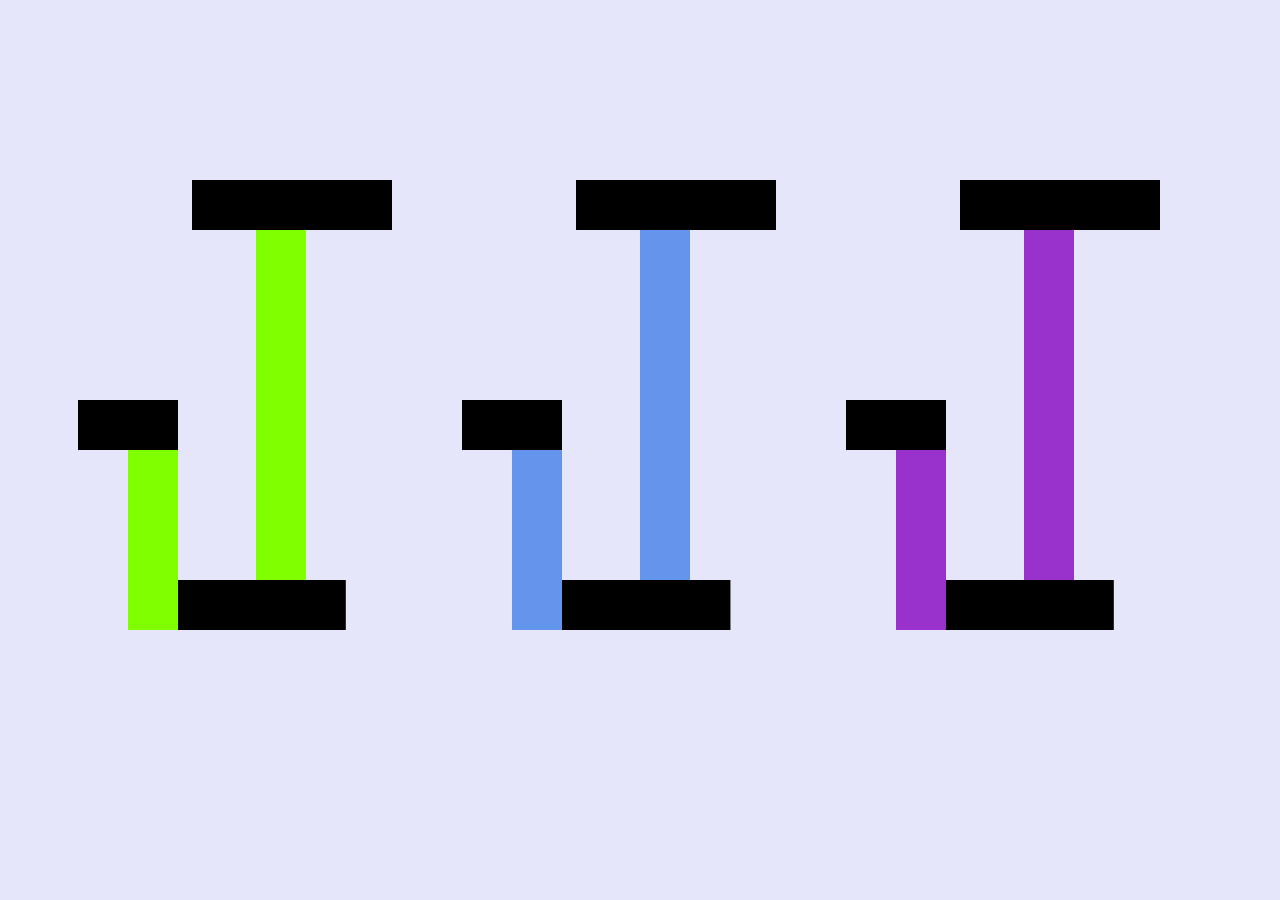
<file: e5-cssletterforms/index.html>
<!DOCTYPE html>
<html>
<head>
  <meta charset="utf-8"><!--charset: character encoding capable of encoding all characters on the web  -->
        <meta http-equiv="X-UA-Compatible" content="IE=edge,chrome=1"><!--for browser compatibility: choose rendering engine to view the page in an correct view (for old ver. IE)  -->
        <title> Exercise 5:CSS Letterforms </title><!--declaring the title, or name, of the HTML document. displayed in the browser's title bar-->
        <meta name="description" content=""><!--keywords/snippet for search engines-->
        <meta name="viewport" content="width=device-width"><!--the browser will (probably) render the width of the page at the width of its own screen -->

<style type="text/css">

  body{
  background-color: lavender;
  }
  .j-stem{
  position: absolute;
  top: 20%;
  left: 20%;
  height: 400px;
  width: 50px;
  background-color: chartreuse;
  }

  .top-j{
    position: absolute;
    top: 20%;
    left: 15%;
    height: 50px;
    width: 200px;
    background-color: black;
  }

  .bottom-j{
    position: absolute;
    bottom: 30%;
    left: 10%;
    height: 50px;
    width: 242px;
    background-color:black;
    transform: translateX(-60px);
    transform: scaleX(.8);
  }

  .j-curve{
    position: absolute;
    bottom: 30%;
    left: 10%;
    height: 200px;
    width: 50px;
    background-color: chartreuse;
  }

  .j-curve-left{
    position: absolute;
    bottom: 50%;
    left: 10%;
    height: 50px;
    width: 100px;
    background-color: black;
    transform: translateX(-50px);
  }

  .j-stem-2{
    position: absolute;
    top: 20%;
    left: 50%;
    height: 400px;
    width: 50px;
    background-color: cornflowerblue;
  }

  .top-j-2{
    position: absolute;
    top: 20%;
    left: 45%;
    height: 50px;
    width: 200px;
    background-color: black;
  }

  .bottom-j-2{
    position: absolute;
    bottom: 30%;
    left: 40%;
    height: 50px;
    width: 257px;
    background-color:black;
    transform: translateX(-60px);
    transform: scaleX(.7);
  }

  .j-curve-2{
    position: absolute;
    bottom: 30%;
    left: 40%;
    height: 200px;
    width: 50px;
    background-color: cornflowerblue;
  }

  .j-curve-left-2{
    position: absolute;
    bottom: 50%;
    left: 40%;
    height: 50px;
    width: 100px;
    background-color: black;
    transform: translateX(-50px);
  }

  .j-stem-3{
    position: absolute;
    top: 20%;
    left: 80%;
    height: 400px;
    width: 50px;
    background-color: darkorchid;
  }

  .top-j-3{
    position: absolute;
    top: 20%;
    left: 75%;
    height: 50px;
    width: 200px;
    background-color: black;
  }

  .bottom-j-3{
    position: absolute;
    bottom: 30%;
    left: 70%;
    height: 50px;
    width: 242px;
    background-color:black;
    transform: translateX(-60px);
    transform: scaleX(.8);
  }

  .j-curve-3{
    position: absolute;
    bottom: 30%;
    left: 70%;
    height: 200px;
    width: 50px;
    background-color: darkorchid;
  }

  .j-curve-left-3{
    position: absolute;
    bottom: 50%;
    left: 70%;
    height: 50px;
    width: 100px;
    background-color: black;
    transform: translateX(-50px);
  }
  </style>
</head>


<body>
  <div class= "j-stem">
  </div>
  <div class="top-j">
  </div>
  <div class="bottom-j">
  </div>
  <div class="j-curve">
  </div>
  <div class="j-curve-left">
  </div>

  <div class= "j-stem-2">
  </div>
  <div class="top-j-2">
  </div>
  <div class="bottom-j-2">
  </div>
  <div class="j-curve-2">
  </div>
  <div class="j-curve-left-2">
  </div>

  <div class= "j-stem-3">
  </div>
  <div class="top-j-3">
  </div>
  <div class="bottom-j-3">
  </div>
  <div class="j-curve-3">
  </div>
  <div class="j-curve-left-3">
  </div>

</body>
</html>
</file>
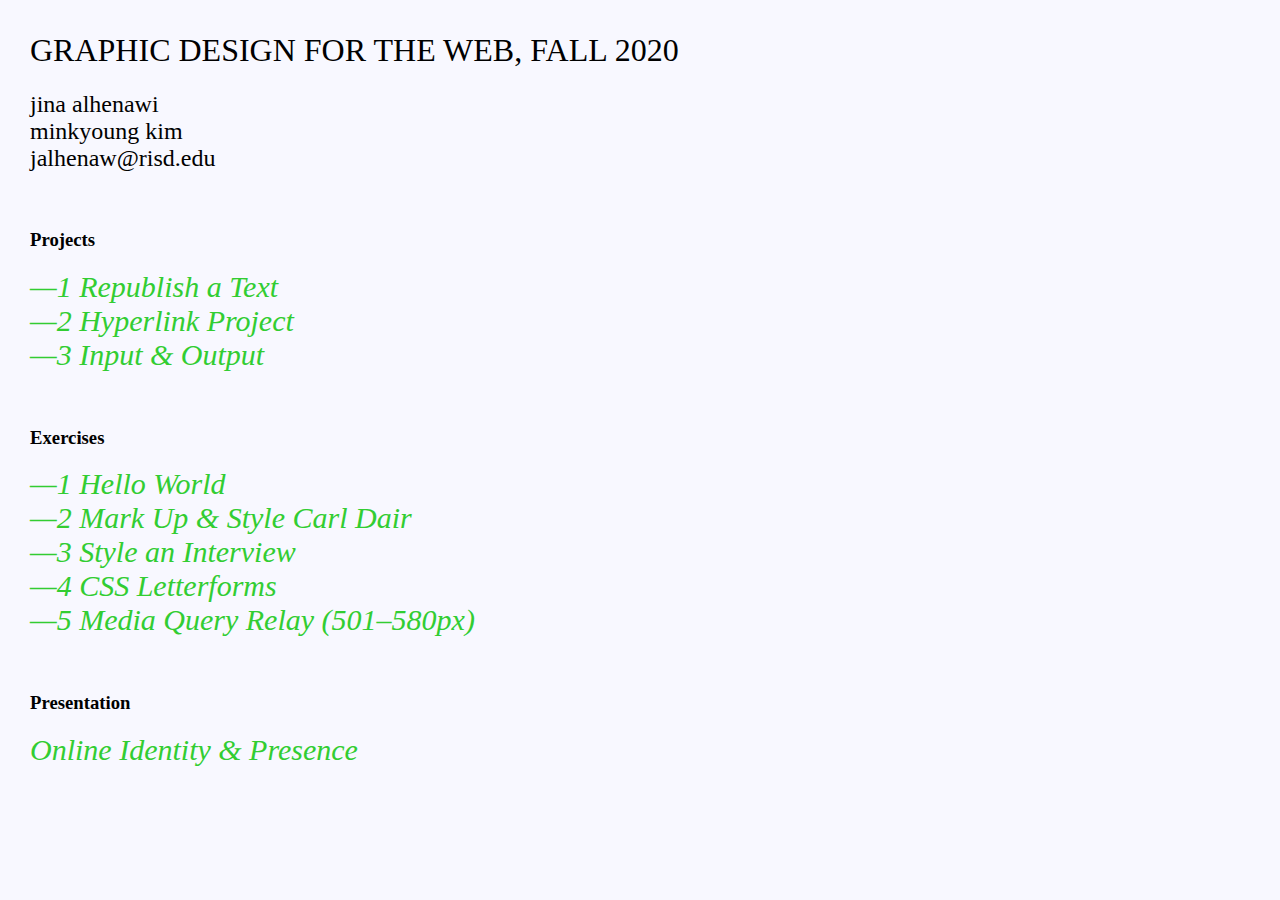
<file: final landing page/index.html>
<!DOCTYPE html>
<html>
<head>
  <meta charset="utf-8"><!--charset: character encoding capable of encoding all characters on the web  -->
        <meta http-equiv="X-UA-Compatible" content="IE=edge,chrome=1"><!--for browser compatibility: choose rendering engine to view the page in an correct view (for old ver. IE)  -->
          <title>GDFW 2020_JA</title><!--declaring the title, or name, of the HTML document. displayed in the browser's title bar-->
        <meta name="description" content=""><!--keywords/snippet for search engines-->
        <meta name="viewport" content="width=device-width"><!--the browser will (probably) render the width of the page at the width of its own screen -->
        <link href="final.css" type="text/css" rel="stylesheet">
<h1> GRAPHIC DESIGN FOR THE WEB, FALL 2020</h1>
<h2>jina alhenawi<br>minkyoung kim<br>jalhenaw@risd.edu</h2>
<br>
<h3>Projects</h3>
<a href="https://providence.craigslist.org/bks/d/providence-be-kind-one-to-another/7240303270.html" target="_blank">—1 Republish a Text</a>
<br>
<a href="https://jalhenaw.github.io/Hyperlink%20Project/index.html" target="_blank">—2 Hyperlink Project</a>
<br>
<a href="https://jalhenaw.github.io/Input-Output/index.html" target="_blank">—3 Input & Output</a>
<br>
<br>
<br>
<h3>Exercises</h3>
<a href="https://jalhenaw.github.io/index.html" target="_blank">—1 Hello World</a>
<br>
<a href="https://jalhenaw.github.io/2-carldair/carldair.html" target="_blank">—2 Mark Up & Style Carl Dair</a>
<br>
<a href="https://jalhenaw.github.io/3-interview/interview.html" target="_blank">—3 Style an Interview</a>
<br>
<a href="https://jalhenaw.github.io/e5-cssletterforms/index.html" target="_blank">—4 CSS Letterforms</a>
<br>
<a href="https://jalhenaw.github.io/media%20query/media-query.html" target="_blank">—5 Media Query Relay (501–580px)</a>
<br>
<br>
<br>
<h3>Presentation</h3>
<a href="https://docs.google.com/presentation/d/12sSTtm3MzZzASCUugK5m9NHHzIQ9y-JABbFoDR5IE1w/edit?usp=sharing" target="_blank"> Online Identity & Presence</a>
</head>
</html>
</file>
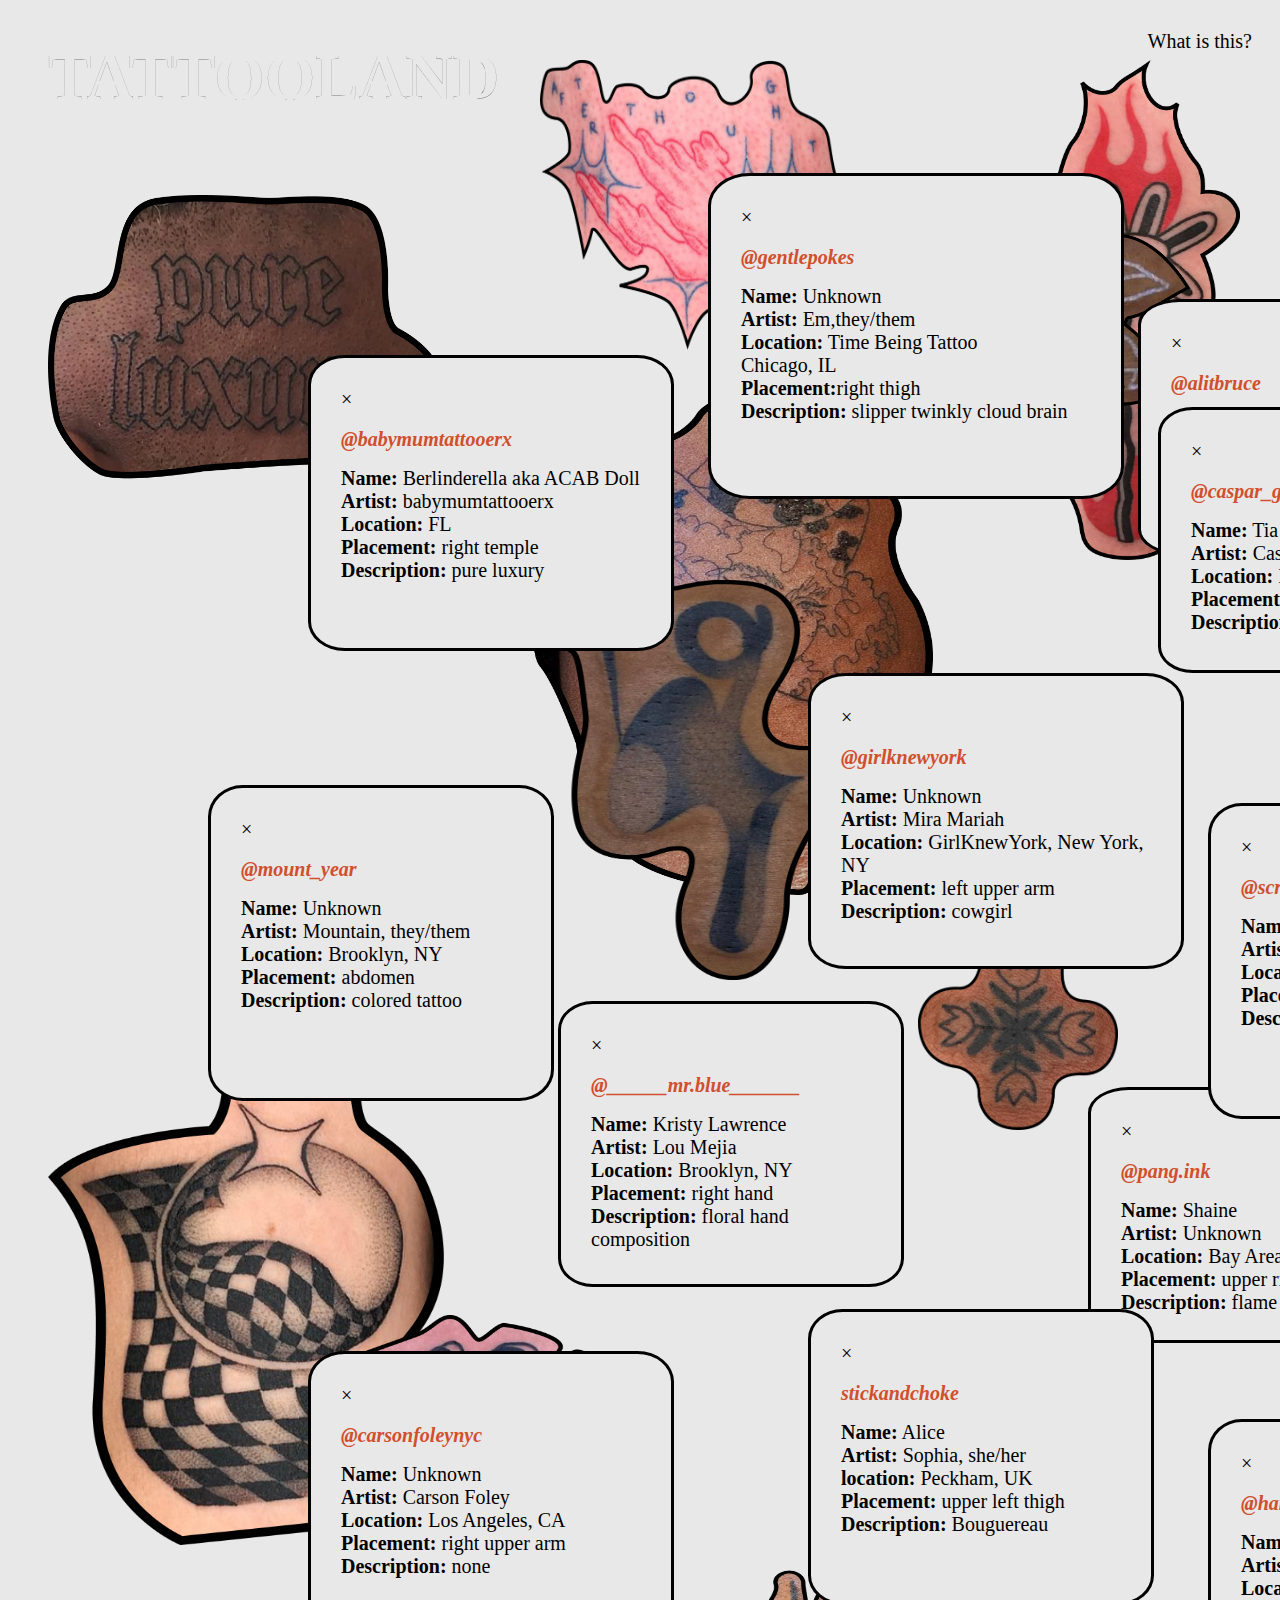
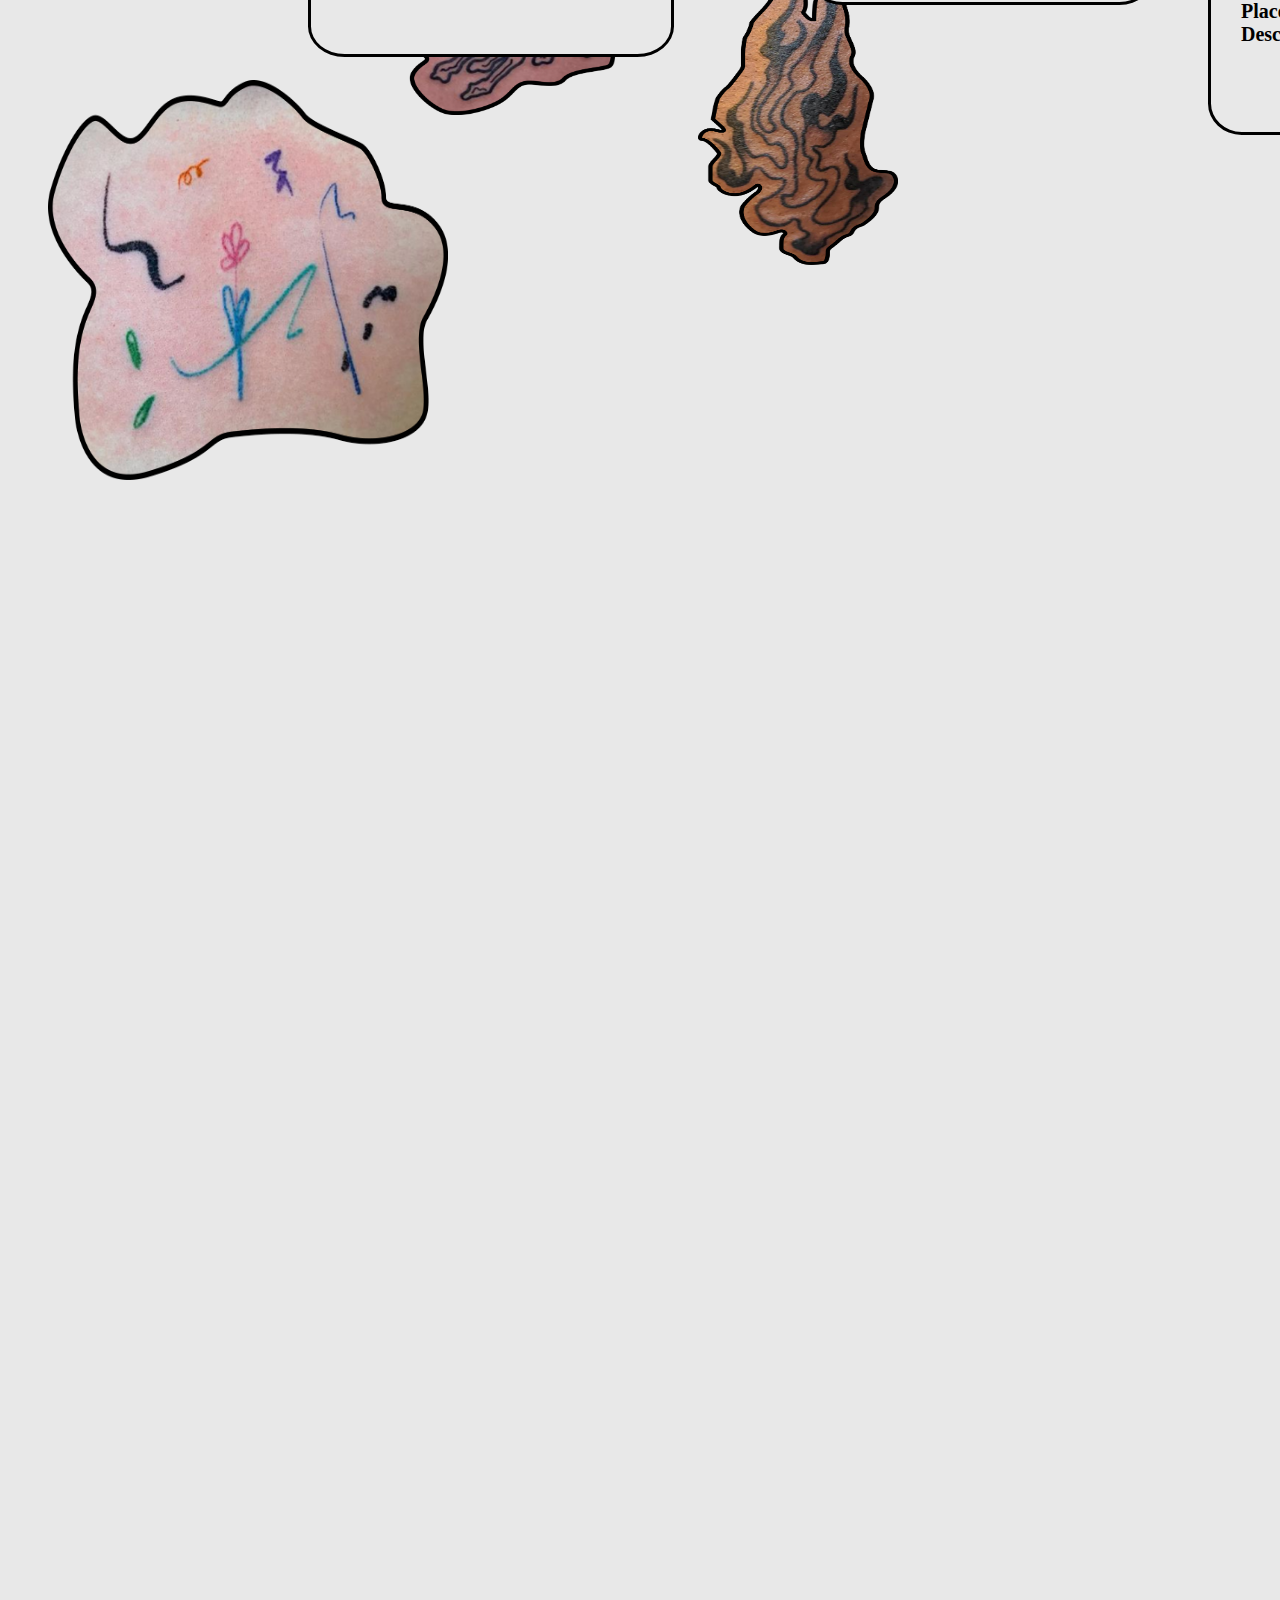
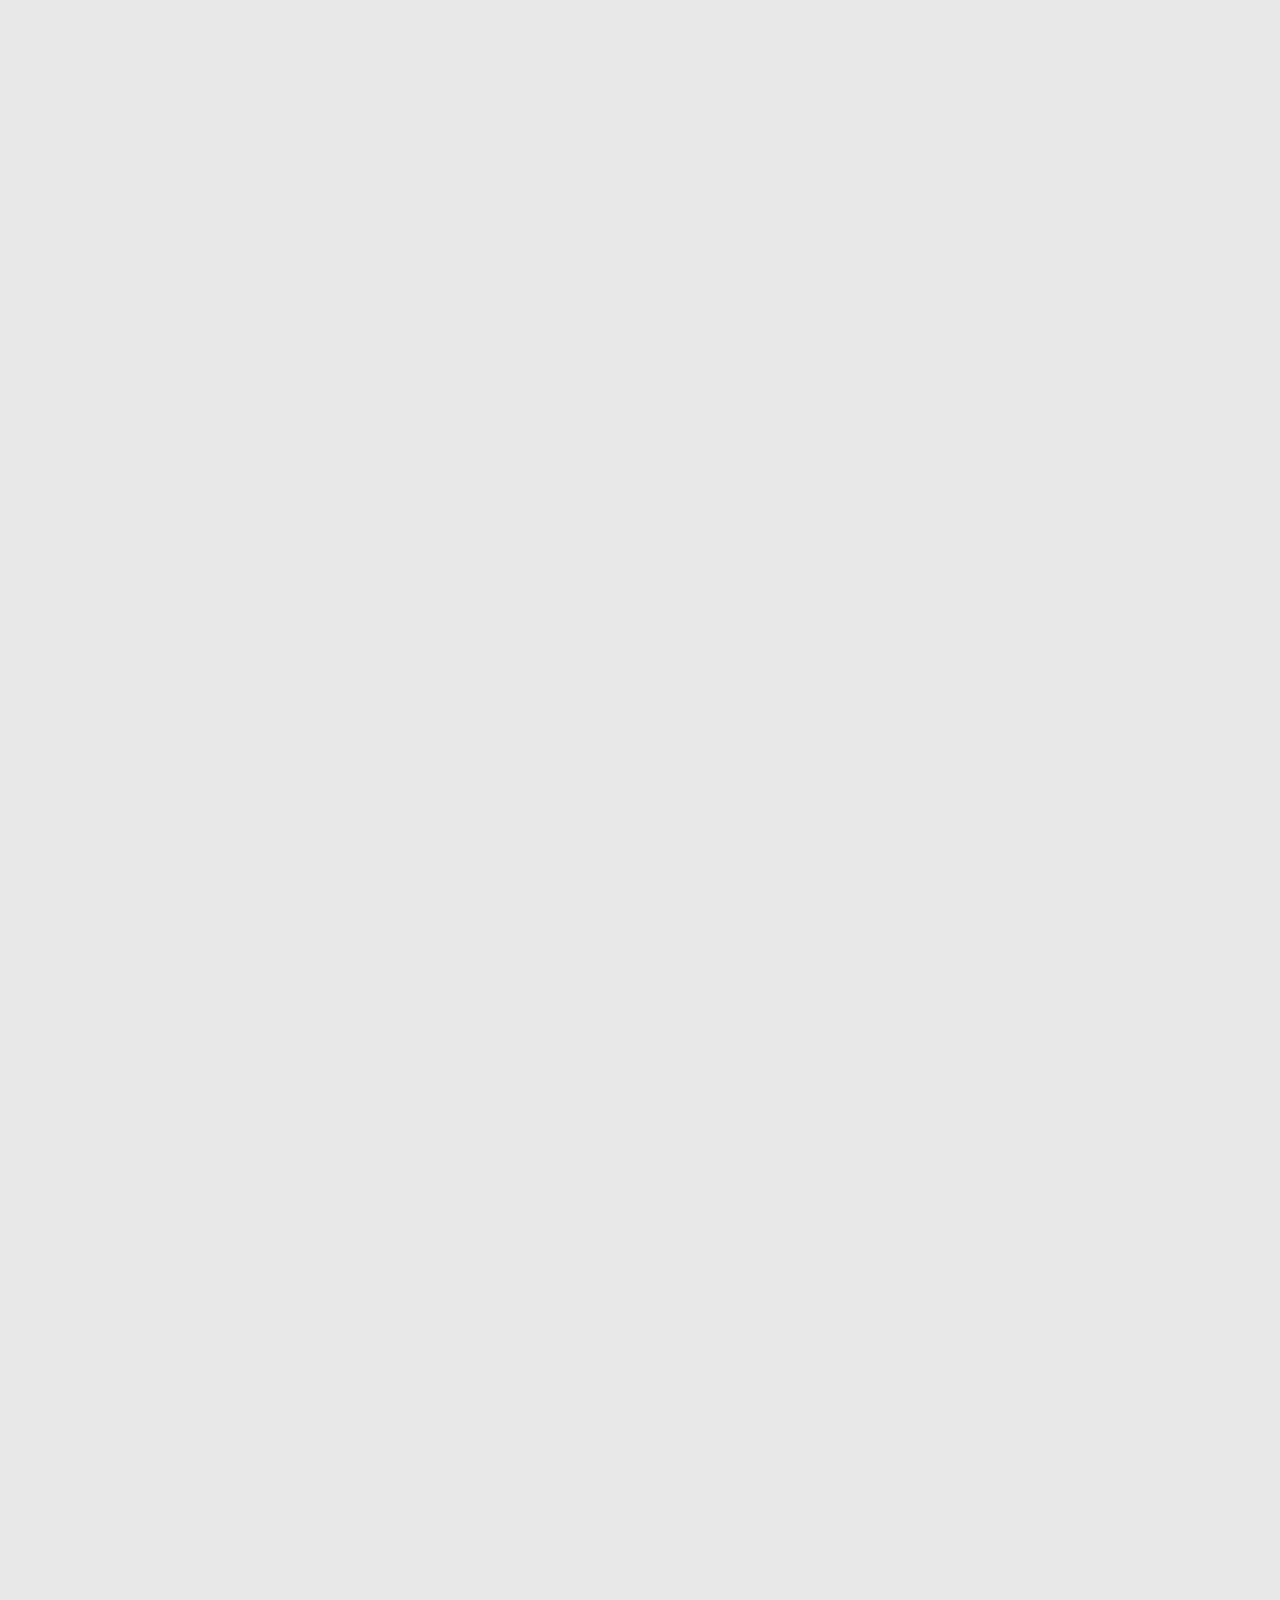
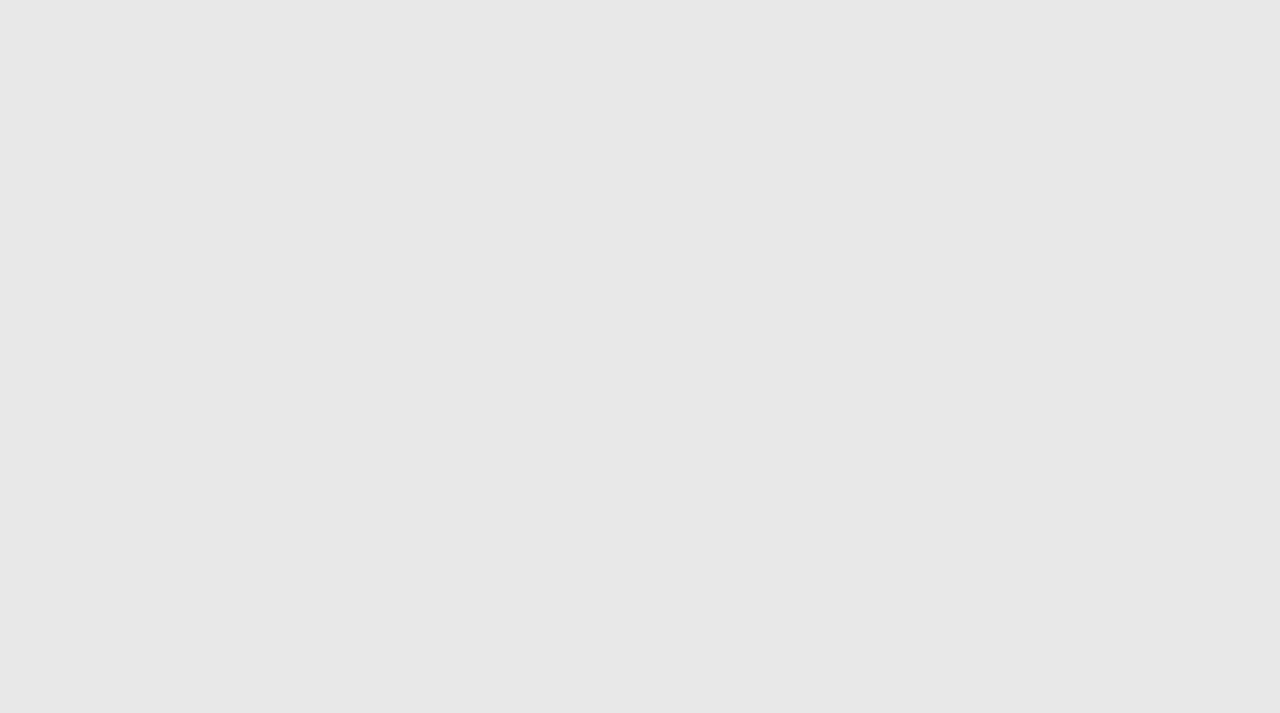
<file: Hyperlink Project/index.html>
<!DOCTYPE html>
<html>
<head>
  <meta charset="utf-8"><!--charset: character encoding capable of encoding all characters on the web  -->
        <meta http-equiv="X-UA-Compatible" content="IE=edge,chrome=1"><!--for browser compatibility: choose rendering engine to view the page in an correct view (for old ver. IE)  -->
        <title>TATTOOLAND</title>
        <meta name="description" content="">
        <meta name="viewport" content="width=device-width"><!--the browser will (probably) render the width of the page at the width of its own screen -->

<body>
    <h1> TATTOOLAND</h1>
    <div class="img1" onclick="Open(popupgentlepokes);">
        <img src="img/tattoopictures_gentlepokes2.png" alt="gentlepokes" style="width:300px; height:300px; position: absolute; top: 20px; left: 500px;"></div>


    <a href="https://www.instagram.com/p/CF2-Ds5BFYN/" target="_blank">
      <img src="img/tattoopictures_alitbruce.png" alt="alitbruce" style="width:200px; height:500px; position: absolute; top: 20px; left: 1000px;">
    </a>

    <a href="https://www.instagram.com/babymumtattooerx/" target="_blank">
    <img src="img/tattoopictures_babymumtattooerx.png" alt="babymumtattooerx" style="width:400px; height:300px; margin-top:0px; position: absolute;">
    </a>

    <a href="https://www.instagram.com/p/Bs9PVS-h8Jk/" target="_blank">
      <img src="img/tattoopictures_carsonfoleynyc.png" alt="carsonfoleynyc" style="width:400px; height:500px; transform: translateY(850px);">
    </a>

    <a href="https://www.instagram.com/p/CGQIkaIl06S/" target="_blank">
      <img src="img/tattoopictures_caspargrey.png" alt="caspargrey" style="width:200px; height:300px; position: absolute; right: 50px;">
    </a>

    <a href="https://www.instagram.com/p/CGzk5mDHGXa/" target="_blank">
      <img src="img/tattoopictures_girlknewyork.png" alt="girlknewyork" style="width:400px; height:500px; transform: translateY(200px);">
    </a>

    <a href="https://www.instagram.com/p/CHOeeWBAo98/" target="_blank">
      <img src="img/tattoopictures_handpushed.png" alt="handpushed" style="width:400px; height:400px; transform: translateY(900px);">
    </a>

    <a href="https://www.instagram.com/p/CFC2OXhDRwi/" target="_blank">
      <img src="img/tattoopictures_mount_year.png" alt="mount_year" style="width:300px; height:400px; transform: translateY(-200px);">
    </a>

    <a href="https://www.instagram.com/p/B3SGLCKlmnS/" target="_blank">
      <img src="img/tattoopictures_mrblue.png" alt="mr.blue" style="width:200px; height:200px; transform: translateY(-50px);">
    </a>

    <a href="https://www.instagram.com/p/CEkEy49lnrM/" target="_blank">
      <img src="img/tattoopictures_pangink.png" alt="pangink" style="width:200px; height:300px; transform: translateX(650px);">
    </a>

    <a href="https://www.instagram.com/p/B6gTsFNg_7m/" target="_blank">
      <img src="img/tattoopictures_scratchpepper.png" alt="scratchpepper" style="width:300px; height:400px; transform: translateY(-150px);">
    </a>

    <a href="https://www.instagram.com/stickandchoke/" target="_blank">
      <img src="img/tattoopictures-stickandchoke.png" alt="stickandchoke" style="width:300px; height:600px; transform: translateX(600px) translateY(-300px);">
    </a>
    <p>
<a href="about.html" target="_self">What is this?</a>
</p>

    <div class="popupgentlepokes" <span onclick="" class="closebtn">&times; </span>
      <h2>@gentlepokes</h2>
      <strong>Name:</strong> Unknown <br>
      <strong>Artist:</strong> Em,they/them <br>
      <strong>Location:</strong> Time Being Tattoo<br>
      Chicago, IL <br> <strong>Placement:</strong>right thigh <br>
      <strong>Description:</strong> slipper twinkly cloud brain</div>
    </div>


    <div class="popupalitbruce" class="closebtn">&times;
      <div class="info">
        <h2>@alitbruce</h2>
        <strong>Name:</strong> Sarah Smith <br>
        <strong>Artist:</strong> Ali T. Bruce, she/her <br>
        <strong>Location:</strong> Vancouver, BC <br>
        <strong>Placement: </strong>left upper arm <br>
        <strong> Description:</strong> flaming flower</div>
    </div>

    <div class="popupbabymumtattooerx" class="closebtn">&times;
      <div class="info">
        <h2>@babymumtattooerx</h2>
        <strong>Name:</strong> Berlinderella aka ACAB Doll <br>
        <strong>Artist: </strong>babymumtattooerx <br>
        <strong>Location:</strong> FL <br>
        <strong>Placement: </strong>right temple <br>
        <strong>Description:</strong> pure luxury</div>
    </div>

    <div class="popupcarsonfoleynyc" class="closebtn">&times;
      <div class="info">
      <h2>@carsonfoleynyc</h2>
      <strong>Name:</strong> Unknown <br>
      <strong>Artist:</strong> Carson Foley <br>
      <strong> Location:</strong> Los Angeles, CA <br>
      <strong> Placement:</strong> right upper arm <br>
      <strong> Description:</strong> none</div>
    </div>

    <div class="popupcaspargray" class="closebtn">&times;
      <div class="info">
        <h2>@caspar_gray</h2>
        <strong>Name:</strong> Tia Rexx <br>
        <strong>Artist:</strong> Caspar Gray <br>
        <strong>Location:</strong> London, UK <br>
        <strong> Placement:</strong> abdomen <br>
        <strong>Description:</strong> white vine </div>
      </div>

    <div class="popupgirlknewyork" class="closebtn">&times;
      <div class="info">
        <h2>@girlknewyork</h2>
        <strong>Name:</strong> Unknown <br>
        <strong>Artist:</strong> Mira Mariah <br>
        <strong>Location:</strong> GirlKnewYork, New York, NY <br>
        <strong>Placement:</strong> left upper arm <br>
        <strong> Description:</strong> cowgirl </div>
      </div>

    <div class="popuphandpushed" class="closebtn">&times;
      <div class="info">
        <h2>@handpushed</h2>
        <strong>Name:</strong> Sarah Ball <br>
        <strong> Artist:</strong> Melina Mans <br>
        <strong>Location:</strong> Leslieville, Toronto <br>
        <strong>Placement:</strong> abdomen <br>
        <strong>Description:</strong> colored tattoo </div>
      </div>

    <div class="popupmountyear" class="closebtn">&times;
      <div class="info">
        <h2>@mount_year</h2>
        <strong>Name:</strong> Unknown <br>
        <strong>Artist:</strong> Mountain, they/them <br>
        <strong>Location:</strong> Brooklyn, NY <br>
        <strong>Placement:</strong> abdomen <br>
        <strong>Description:</strong> colored tattoo </div>
      </div>

    <div class="popupmrblue" class="closebtn">&times;
      <div class="info">
        <h2>@______mr.blue_______</h2>
        <strong>Name:</strong> Kristy Lawrence <br>
        <strong>Artist:</strong> Lou Mejia <br>
        <strong>Location:</strong> Brooklyn, NY <br>
        <strong>Placement:</strong> right hand <br>
        <strong>Description:</strong> floral hand composition </div>
      </div>

    <div class="popuppangink" class="closebtn">&times;
      <dic class="info">
        <h2>@pang.ink</h2>
        <strong>Name:</strong> Shaine <br>
        <strong> Artist:</strong> Unknown <br>
        <strong>Location:</strong> Bay Area, CA <br>
        <strong>Placement:</strong> upper right thigh <br>
        <strong>Description:</strong> flame </div>
      </div>

    <div class="popupscratchpepper" class="closebtn">&times;
      <div class="info">
        <h2>@scratch.pepper</h2>
        <strong>Name:</strong> Unknown <br>
        <strong>Artist:</strong> Charlie Pepper <br>
        <strong>Location:</strong> Bushwick, NY <br>
        <strong>Placement:</strong> upper left thigh <br>
        <strong>Description:</strong> hard to kill </div>
      </div>

    <div class="popupstickandchoke" class="closebtn">&times;
      <div class-"info">
        <h2>stickandchoke</h2>
        <strong>Name:</strong> Alice <br>
        <strong>Artist:</strong> Sophia, she/her <br>
        <strong> location: </strong>Peckham, UK <br>
        <strong>Placement:</strong> upper left thigh <br>
        <strong> Description:</strong> Bouguereau </div>
      </div>

      <!-- <script>    //collophon -->
        <!-- (".x").click(function(){ -->
            <!-- $(".x").toggleClass("xClose"); -->
        <!-- }) -->
    </script>
  </body>
</head>
</html>

    <style type="text/css">
    img{
      padding: 40px;
    }
      h1{
        font-family: standard graf,fantasy;
        font-size: 65px;
        color: transparent;
        -webkit-text-stroke: 0.1px black;
        letter-spacing: 0px;
        margin: 40px;
      }
      h2{
        font-family: IBM Plex Mono;
        font-size: 20px;
        color: #d24f2c;
        font-style: italic;
        font-weight: light;
      }
      h3{
        font-family: IBM Plex Mono;
        font-size: 20px;
        color: #d24f2c;
        font-style: italic;
        font-weight: lighter;
      }
      body{
      font-family: IBM Plex mono;
      font-size: 20px;
      background-color: #e8e8e8;
      }
      p{
        text-align: right;
        transform: translateY(-1900px);
        margin-right: 20px;
      }
      a{
        color: black;
        text-decoration: none;
      }
      a:hover{
        color: #d24f2c;
      }
      .closebtn{
        position: absolute;
        color: black;
        font-size: 3px;
        cursor: pointer;
      }
      .popupgentlepokes{
        height: 260px;
        width: 350px;
        padding: 30px;
        background-color: #e8e8e8;
        border-style: solid;
        border-width: medium;
        border-color: black;
        border-radius: 10%;
        display: block;
        transform: translateY(-1800px) translateX(700px);
      }
/*      .close:target{
        display: none;
        opacity: 0;
        max-width: 0%;
        width: 0%;
      }*/
      .popupalitbruce{
        height: 190px;
        width: 350px;
        padding: 30px;
        background-color: #e8e8e8;
        border-style: solid;
        border-width: medium;
        border-color: black;
        border-radius: 10%;
        display: block;
        transform: translateY(-2000px) translateX(1130px);
      }
      .popupbabymumtattooerx{
        height: 230px;
        width: 300px;
        padding: 30px;
        background-color: #e8e8e8;
        border-style: solid;
        border-width: medium;
        border-color: black;
        border-radius: 10%;
        display: block;
        transform: translateY(-2200px) translateX(300px);
      }
      .popupcarsonfoleynyc{
        height: 240px;
        width: 300px;
        padding: 30px;
        background-color: #e8e8e8;
        border-style: solid;
        border-width: medium;
        border-color: black;
        border-radius: 10%;
        display: block;
        transform: translateY(-1500px) translateX(300px);
      }
      .popupcaspargray{
        height: 200px;
        width: 280px;
        padding: 30px;
        background-color: #e8e8e8;
        border-style: solid;
        border-width: medium;
        border-color: black;
        border-radius: 10%;
        display: block;
        transform: translateY(-2750px) translateX(1150px);
      }
      .popupgirlknewyork{
        height: 230px;
        width: 310px;
        padding: 30px;
        background-color: #e8e8e8;
        border-style: solid;
        border-width: medium;
        border-color: black;
        border-radius: 10%;
        display: block;
        transform: translateY(-2750px) translateX(800px);
      }
      .popuphandpushed{
        height: 250px;
        width: 270px;
        padding: 30px;
        background-color: #e8e8e8;
        border-style: solid;
        border-width: medium;
        border-color: black;
        border-radius: 10%;
        display: block;
        transform: translateY(-2300px) translateX(1200px);
      }
      .popupmountyear{
        height: 250px;
        width: 280px;
        padding: 30px;
        background-color: #e8e8e8;
        border-style: solid;
        border-width: medium;
        border-color: black;
        border-radius: 10%;
        display: block;
        transform: translateY(-3250px) translateX(200px);
      }
      .popupmrblue{
        height: 220px;
        width: 280px;
        padding: 30px;
        background-color: #e8e8e8;
        border-style: solid;
        border-width: medium;
        border-color: black;
        border-radius: 10%;
        display: block;
        transform: translateY(-3350px) translateX(550px);
      }
      .popuppangink{
        height: 190px;
        width: 340px;
        padding: 30px;
        background-color: #e8e8e8;
        border-style: solid;
        border-width: medium;
        border-color: black;
        border-radius: 10%;
        display: block;
        transform: translateY(-3550px) translateX(1080px);
      }
      .popupscratchpepper{
        height: 250px;
        width: 270px;
        padding: 30px;
        background-color: #e8e8e8;
        border-style: solid;
        border-width: medium;
        border-color: black;
        border-radius: 10%;
        display: block;
        transform: translateY(-4090px) translateX(1200px);
      }
      .popupstickandchoke{
        height: 230px;
        width: 280px;
        padding: 30px;
        background-color: #e8e8e8;
        border-style: solid;
        border-width: medium;
        border-color: black;
        border-radius: 10%;
        display: block;
        transform: translateY(-3900px) translateX(800px);
      }
      /*.popup {
        position: relative;
        display: inline-block;
        cursor: pointer;
      }
      .popup .popuptext {
        visibility: hidden;
        width:
      160px;
      background-color: #555;
      color: #fff;
      text-align: center;
      border-radius: 6px;
      padding: 8px 0;
      position: absolute;
      z-index: 1;
      bottom: 125%;
      left: 50%;

      .popup .popuptext: after {
        content: "";

        position: absolute;
 
        top: 100%;
        left: 50%;
        margin-left: -5px;
        border-width: 5px;
        border-style: solid;

        border-color: #555 transparent
        transparent transparent;
        }

        .popup .show {
          visibility: visible;
           -webkit-animation: fadeIn 1s;
            animation: fadeIn 1s
        }

 
visibility: visible;
  -webkit-animation:
fadeIn 1s;
  animation: fadeIn 1s
}
*/
      </style>
</file>
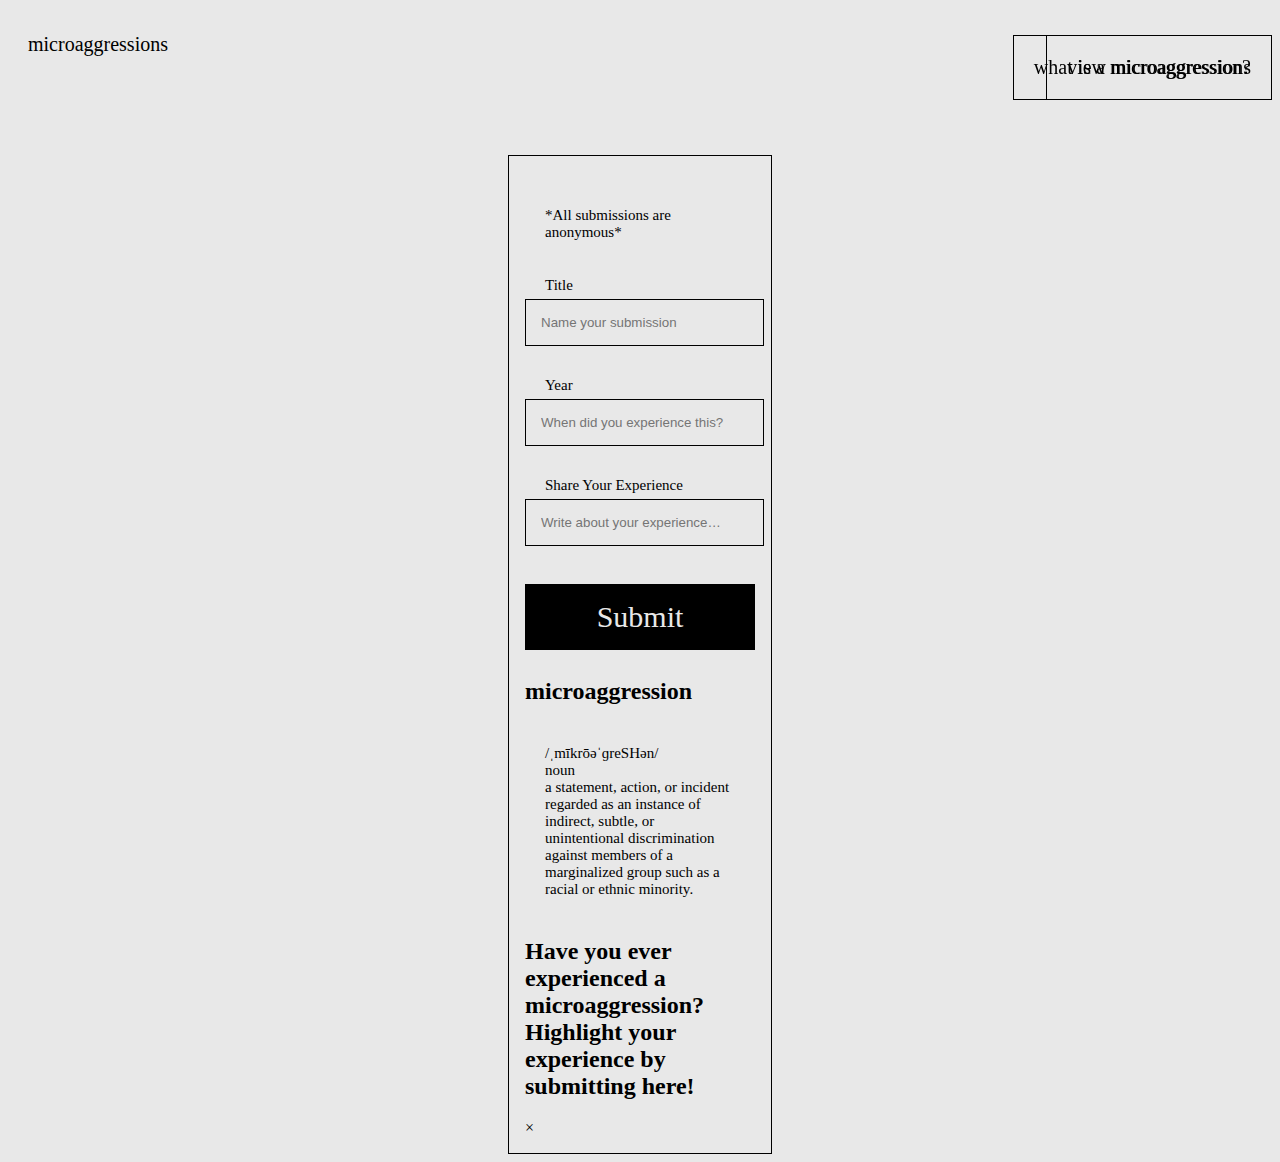
<file: Input-Output/index.html>
<!DOCTYPE html>
<html>

<head>
  <meta charset="utf-8">
  <!--charset: character encoding capable of encoding all characters on the web  -->
  <meta http-equiv="X-UA-Compatible" content="IE=edge,chrome=1">
  <!--for browser compatibility: choose rendering engine to view the page in an correct view (for old ver. IE)  -->
  <title> microaggressions</title>
  <!--declaring the title, or name, of the HTML document. displayed in the browser's title bar-->
  <meta name="description" content="">
  <!--keywords/snippet for search engines-->
  <meta name="viewport" content="width=device-width">
  <!--the browser will (probably) render the width of the page at the width of its own screen -->
  <link href="inputoutput.css" type="text/css" rel="stylesheet">

  <h1>microaggressions</h1>
  <script>
    function toggleGUI() {
      document.getElementById("toggle--tab").style.display = "none";
    };
  </script>

  <a href="index.html" class="button1">what is a microaggression?</a>
  <a href="view.html" class="button2">view microaggressions</a>
  <form action="action_page.php">
    <div class="container">
      <p>*All submissions are anonymous*</p>

      <label for="title"><b>Title</b></label>
      <input type="text" placeholder="Name your submission" name="title" id="title" required>

      <label for="date"><b>Year</b></label>
      <input type="text" placeholder="When did you experience this?" name="date" id="date" required>

      <label for="submission"><b>Share Your Experience</b></label>
      <input type="text" placeholder="Write about your experience…" name="submission" id="submission" required>
      <button type="submit" class="registerbtn" a href="view.html">Submit</button>

      <div id="toggle--tab" class="lightbox">
        <div  class="iframeContainer">
          <h2 class="popuptitle">microaggression</h2>
          <p>/ˌmīkrōəˈɡreSHən/<br>
            noun<br>
            a statement, action, or incident regarded as an instance of indirect, subtle, or unintentional
            discrimination against members of a marginalized group such as a racial or ethnic minority.</p>
          <h2 class="popupquestion">Have you ever experienced a microaggression? Highlight your experience by submitting
            here!</h2>
          <div onclick="toggleGUI()" class="x">&times;</div>



  </form>
</head>

</html>
</file>
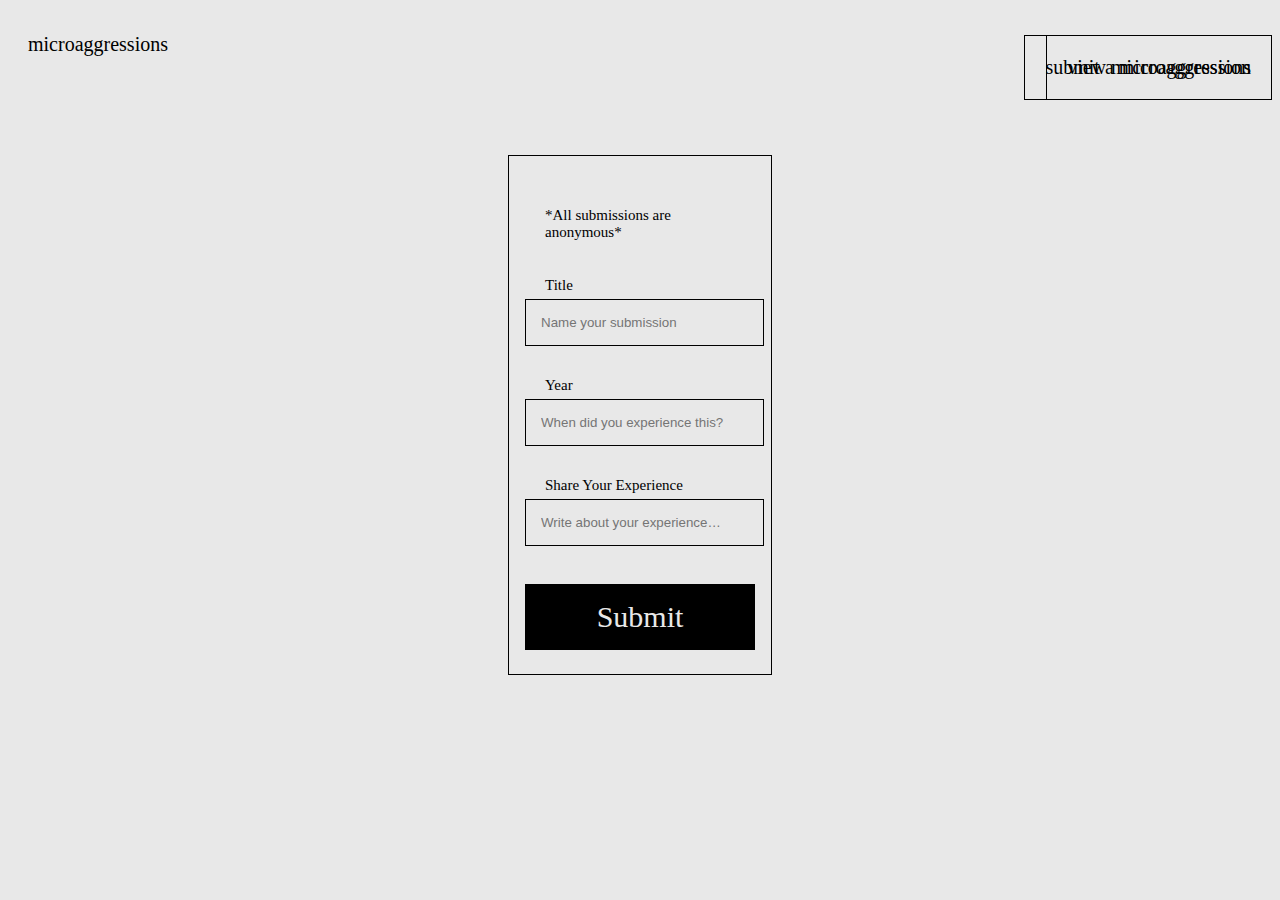
<file: Input:Output/index.html>
<!DOCTYPE html>
<html>
<head>
  <meta charset="utf-8"><!--charset: character encoding capable of encoding all characters on the web  -->
        <meta http-equiv="X-UA-Compatible" content="IE=edge,chrome=1"><!--for browser compatibility: choose rendering engine to view the page in an correct view (for old ver. IE)  -->
        <title> microaggressions</title><!--declaring the title, or name, of the HTML document. displayed in the browser's title bar-->
        <meta name="description" content=""><!--keywords/snippet for search engines-->
        <meta name="viewport" content="width=device-width"><!--the browser will (probably) render the width of the page at the width of its own screen -->
        <link href="inputoutput.css" type="text/css" rel="stylesheet">

  <h1>microaggressions</h1>
  <a href="index.html" class="button1">submit a microaggression</a>
  <a href="view.html" class="button2">view microaggressions</a>
  <form action="action_page.php">
  <div class="container">
    <p>*All submissions are anonymous*</p>

    <label for="title"><b>Title</b></label>
    <input type="text" placeholder="Name your submission" name="title" id="title" required>

    <label for="date"><b>Year</b></label>
    <input type="text" placeholder="When did you experience this?" name="date" id="date" required>

    <label for="submission"><b>Share Your Experience</b></label>
    <input type="text" placeholder="Write about your experience…" name="submission" id="submission" required>
    <button type="submit" class="registerbtn">Submit</button>

</form>
</head>
</html>
</file>
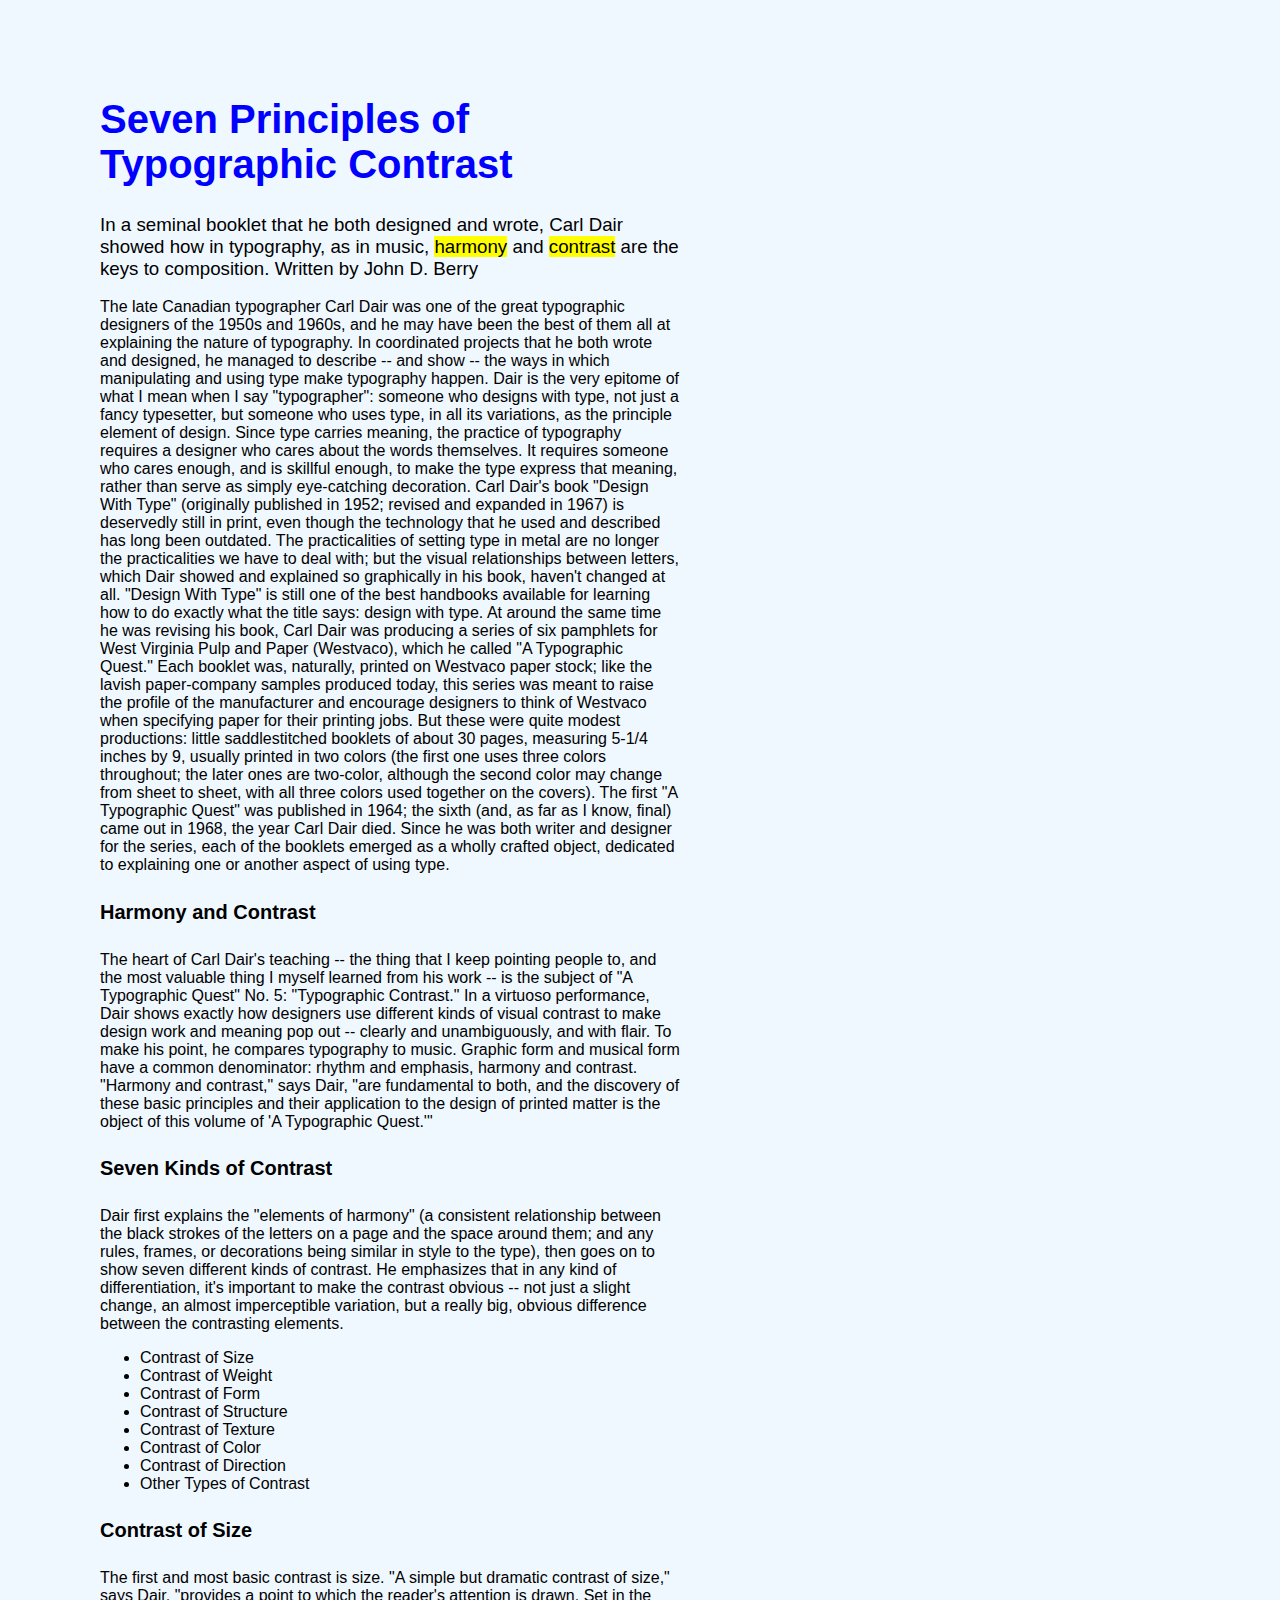
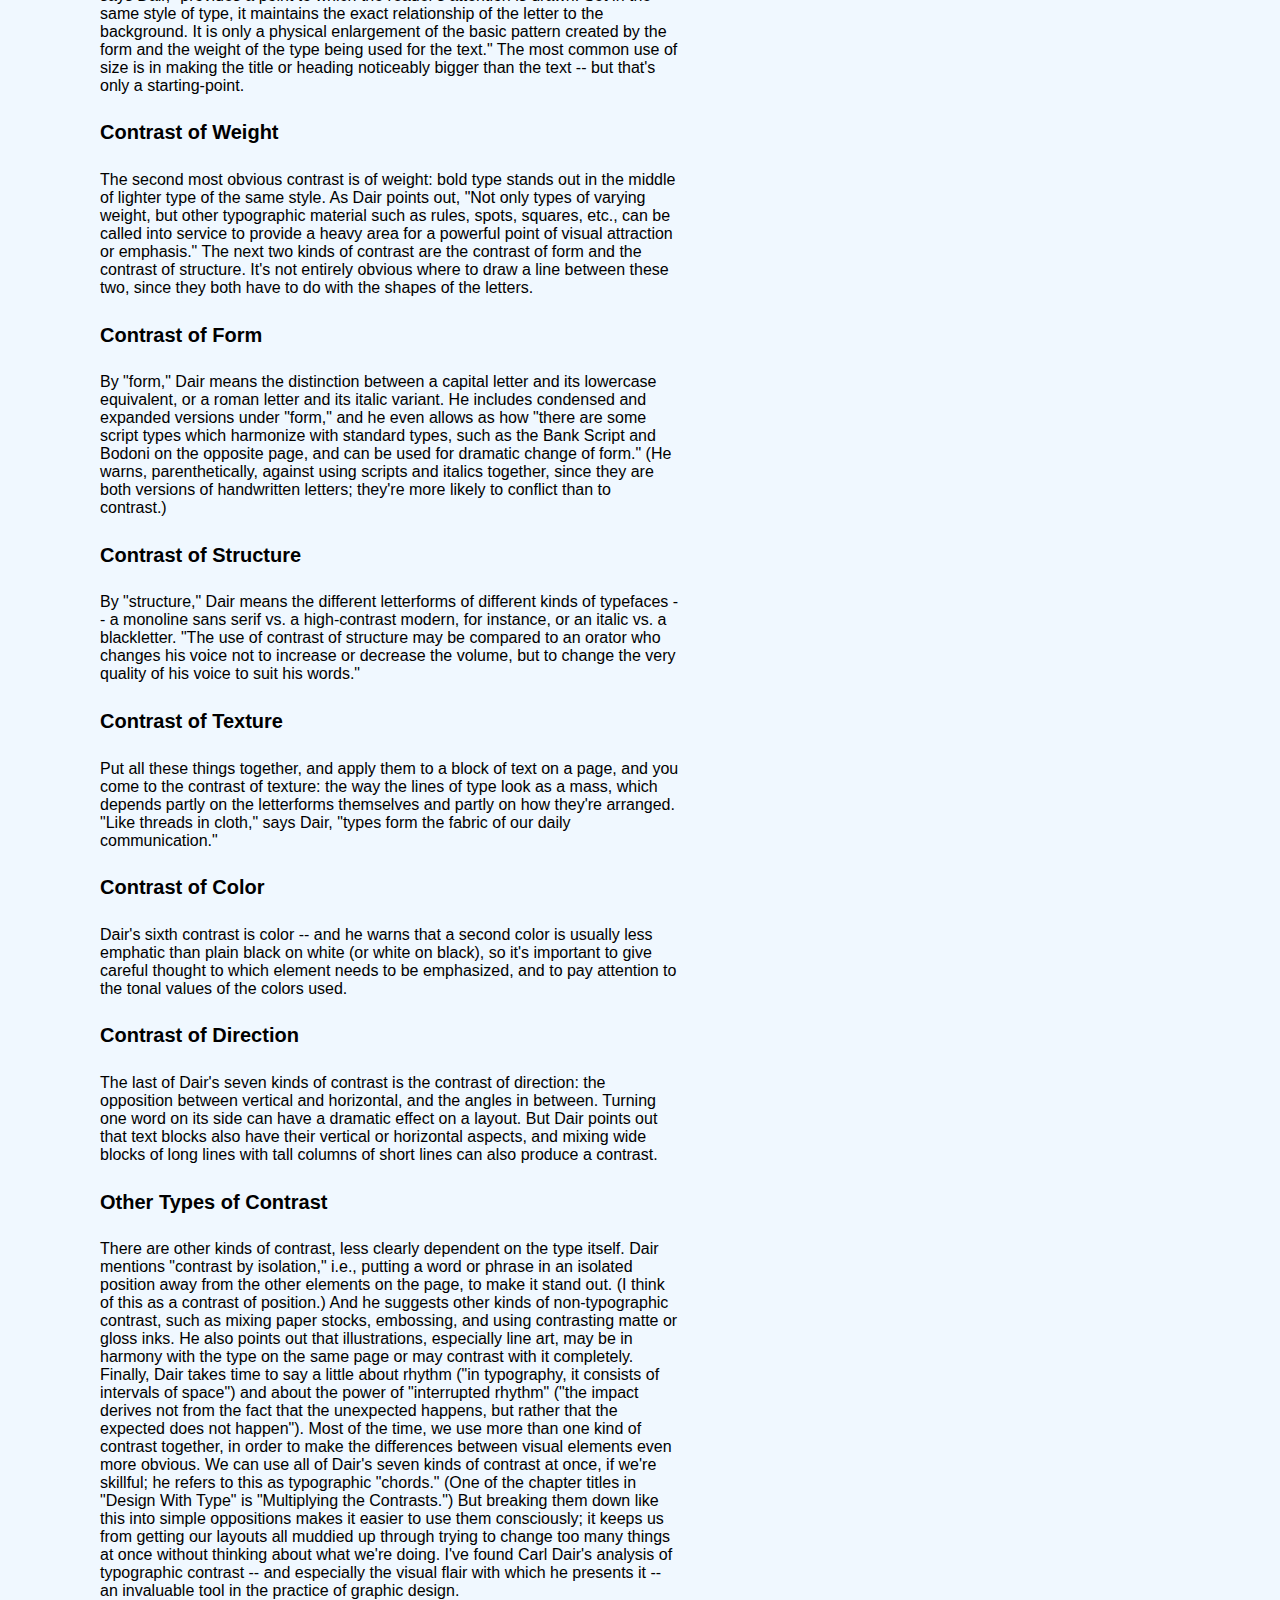
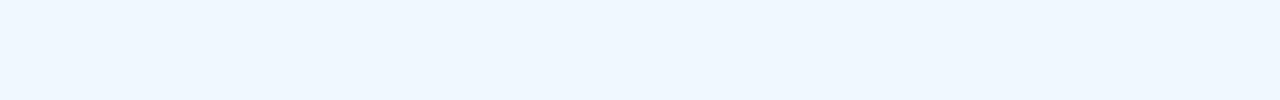
<file: 2-carldair/carldair.html>
<!DOCTYPE html><!--document type declaration-->
<html>
    <head>
      <link href="./carldair.css" type="text/css" rel="stylesheet">
    </head><!-- a container for metadata -->
    <head>
        <meta charset="utf-8"><!--charset: character encoding capable of encoding all characters on the web  -->
        <title>Seven Principles of Typographic Contrast</title><!--declaring the title, or name, of the HTML document. displayed in the browser's title bar-->

        <style>
        h1 {
          color: blue;
          font-family:helvetica;
        }
        body{
          font-family: helvetica;
          font-weight: lighter;
        }
        h3{
          font-weight: 500;
        }
        </style>
    </head>

    <h1>
      Seven Principles of Typographic Contrast
    </h1>
    <h3>
      In a seminal booklet that he both designed and wrote, Carl Dair showed how in typography, as in music, <mark>harmony</mark> and <mark>contrast</mark> are the keys to composition.
      Written by John D. Berry
</h3>
    <body>
      The late Canadian typographer Carl Dair was one of the great typographic designers of the 1950s and 1960s, and he may have been the best of them all at explaining the nature of typography. In coordinated projects that he both wrote and designed, he managed to describe -- and show -- the ways in which manipulating and using type make typography happen.

Dair is the very epitome of what I mean when I say "typographer": someone who designs with type, not just a fancy typesetter, but someone who uses type, in all its variations, as the principle element of design. Since type carries meaning, the practice of typography requires a designer who cares about the words themselves. It requires someone who cares enough, and is skillful enough, to make the type express that meaning, rather than serve as simply eye-catching decoration.

Carl Dair's book "Design With Type" (originally published in 1952; revised and expanded in 1967) is deservedly still in print, even though the technology that he used and described has long been outdated. The practicalities of setting type in metal are no longer the practicalities we have to deal with; but the visual relationships between letters, which Dair showed and explained so graphically in his book, haven't changed at all. "Design With Type" is still one of the best handbooks available for learning how to do exactly what the title says: design with type.

At around the same time he was revising his book, Carl Dair was producing a series of six pamphlets for West Virginia Pulp and Paper (Westvaco), which he called "A Typographic Quest." Each booklet was, naturally, printed on Westvaco paper stock; like the lavish paper-company samples produced today, this series was meant to raise the profile of the manufacturer and encourage designers to think of Westvaco when specifying paper for their printing jobs. But these were quite modest productions: little saddlestitched booklets of about 30 pages, measuring 5-1/4 inches by 9, usually printed in two colors (the first one uses three colors throughout; the later ones are two-color, although the second color may change from sheet to sheet, with all three colors used together on the covers). The first "A Typographic Quest" was published in 1964; the sixth (and, as far as I know, final) came out in 1968, the year Carl Dair died. Since he was both writer and designer for the series, each of the booklets emerged as a wholly crafted object, dedicated to explaining one or another aspect of using type.
</body>
<br>
<h4>

Harmony and Contrast
</h4>
<body>

The heart of Carl Dair's teaching -- the thing that I keep pointing people to, and the most valuable thing I myself learned from his work -- is the subject of "A Typographic Quest" No. 5: "Typographic Contrast." In a virtuoso performance, Dair shows exactly how designers use different kinds of visual contrast to make design work and meaning pop out -- clearly and unambiguously, and with flair. To make his point, he compares typography to music.

Graphic form and musical form have a common denominator: rhythm and emphasis, harmony and contrast. "Harmony and contrast," says Dair, "are fundamental to both, and the discovery of these basic principles and their application to the design of printed matter is the object of this volume of 'A Typographic Quest.'"
</body>
<h4>
Seven Kinds of Contrast
</h4>

Dair first explains the "elements of harmony" (a consistent relationship between the black strokes of the letters on a page and the space around them; and any rules, frames, or decorations being similar in style to the type), then goes on to show seven different kinds of contrast. He emphasizes that in any kind of differentiation, it's important to make the contrast obvious -- not just a slight change, an almost imperceptible variation, but a really big, obvious difference between the contrasting elements.
<ul>
<li>Contrast of Size</li>
<li>Contrast of Weight</li>
<li>Contrast of Form</li>
<li>Contrast of Structure</li>
<li>Contrast of Texture</li>
<li>Contrast of Color</li>
<li>Contrast of Direction</li>
<li>Other Types of Contrast</li>
</ul>

<h4>
Contrast of Size
</h4>

The first and most basic contrast is size. "A simple but dramatic contrast of size," says Dair, "provides a point to which the reader's attention is drawn. Set in the same style of type, it maintains the exact relationship of the letter to the background. It is only a physical enlargement of the basic pattern created by the form and the weight of the type being used for the text." The most common use of size is in making the title or heading noticeably bigger than the text -- but that's only a starting-point.
<h4>
Contrast of Weight
</h4>
The second most obvious contrast is of weight: bold type stands out in the middle of lighter type of the same style. As Dair points out, "Not only types of varying weight, but other typographic material such as rules, spots, squares, etc., can be called into service to provide a heavy area for a powerful point of visual attraction or emphasis."

The next two kinds of contrast are the contrast of form and the contrast of structure. It's not entirely obvious where to draw a line between these two, since they both have to do with the shapes of the letters.

<h4>
Contrast of Form
</h4>
By "form," Dair means the distinction between a capital letter and its lowercase equivalent, or a roman letter and its italic variant. He includes condensed and expanded versions under "form," and he even allows as how "there are some script types which harmonize with standard types, such as the Bank Script and Bodoni on the opposite page, and can be used for dramatic change of form." (He warns, parenthetically, against using scripts and italics together, since they are both versions of handwritten letters; they're more likely to conflict than to contrast.)
<h4>
Contrast of Structure
</h4>
By "structure," Dair means the different letterforms of different kinds of typefaces -- a monoline sans serif vs. a high-contrast modern, for instance, or an italic vs. a blackletter. "The use of contrast of structure may be compared to an orator who changes his voice not to increase or decrease the volume, but to change the very quality of his voice to suit his words."
<h4>
Contrast of Texture
</h4>
Put all these things together, and apply them to a block of text on a page, and you come to the contrast of texture: the way the lines of type look as a mass, which depends partly on the letterforms themselves and partly on how they're arranged. "Like threads in cloth," says Dair, "types form the fabric of our daily communication."

<h4>
Contrast of Color
</h4>
Dair's sixth contrast is color -- and he warns that a second color is usually less emphatic than plain black on white (or white on black), so it's important to give careful thought to which element needs to be emphasized, and to pay attention to the tonal values of the colors used.
<h4>
Contrast of Direction
</h4>
The last of Dair's seven kinds of contrast is the contrast of direction: the opposition between vertical and horizontal, and the angles in between. Turning one word on its side can have a dramatic effect on a layout. But Dair points out that text blocks also have their vertical or horizontal aspects, and mixing wide blocks of long lines with tall columns of short lines can also produce a contrast.
<h4>
Other Types of Contrast
</h4>
There are other kinds of contrast, less clearly dependent on the type itself. Dair mentions "contrast by isolation," i.e., putting a word or phrase in an isolated position away from the other elements on the page, to make it stand out. (I think of this as a contrast of position.) And he suggests other kinds of non-typographic contrast, such as mixing paper stocks, embossing, and using contrasting matte or gloss inks. He also points out that illustrations, especially line art, may be in harmony with the type on the same page or may contrast with it completely.

Finally, Dair takes time to say a little about rhythm ("in typography, it consists of intervals of space") and about the power of "interrupted rhythm" ("the impact derives not from the fact that the unexpected happens, but rather that the expected does not happen").

Most of the time, we use more than one kind of contrast together, in order to make the differences between visual elements even more obvious. We can use all of Dair's seven kinds of contrast at once, if we're skillful; he refers to this as typographic "chords." (One of the chapter titles in "Design With Type" is "Multiplying the Contrasts.") But breaking them down like this into simple oppositions makes it easier to use them consciously; it keeps us from getting our layouts all muddied up through trying to change too many things at once without thinking about what we're doing. I've found Carl Dair's analysis of typographic contrast -- and especially the visual flair with which he presents it -- an invaluable tool in the practice of graphic design.<!--all the contents of an HTML document goes here-->
    </body>
</html>
</file>
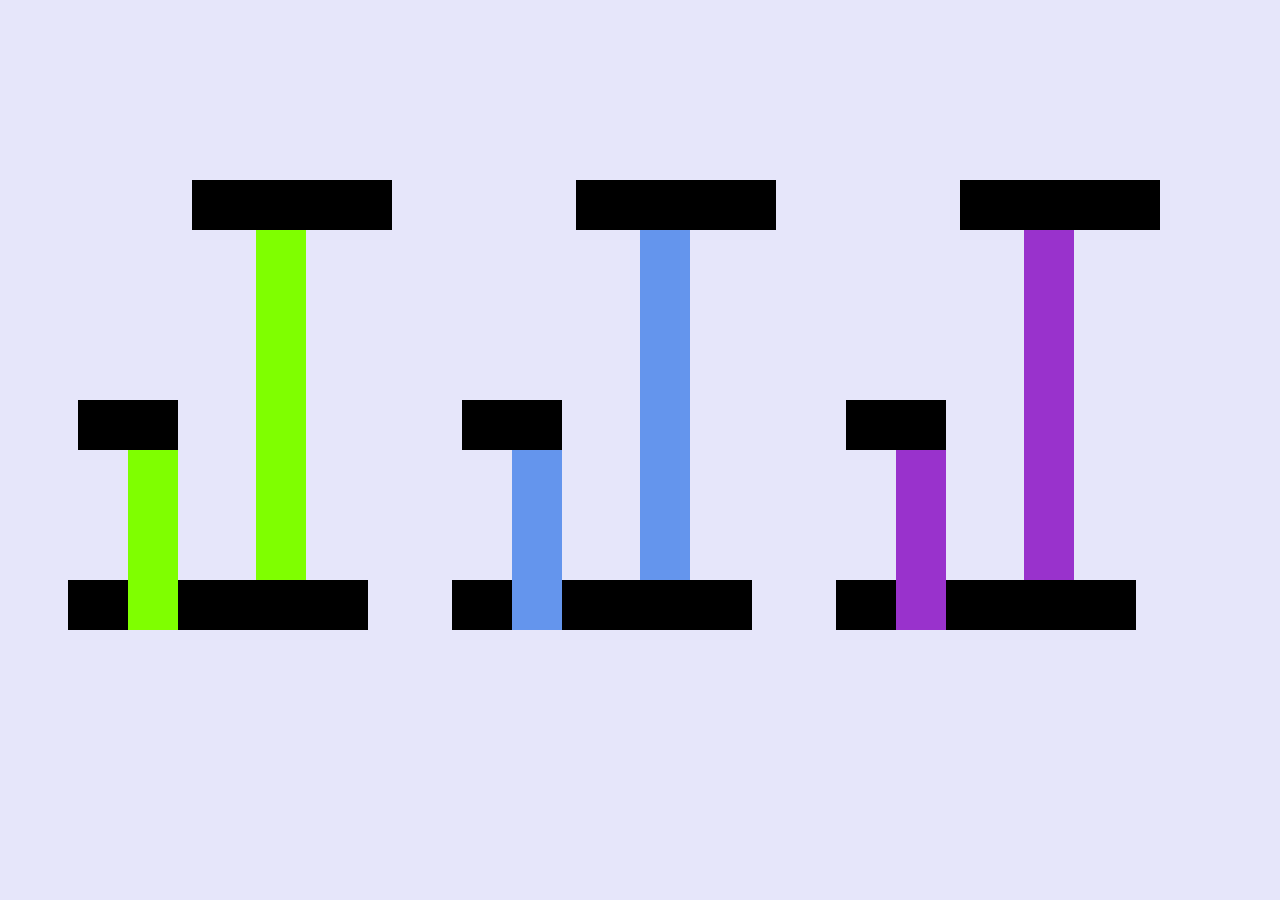
<file: e5-cssletterforms/e5-css-transform.html>
<!DOCTYPE html>
<html>
<head>
  <meta charset="utf-8"><!--charset: character encoding capable of encoding all characters on the web  -->
        <meta http-equiv="X-UA-Compatible" content="IE=edge,chrome=1"><!--for browser compatibility: choose rendering engine to view the page in an correct view (for old ver. IE)  -->
        <title> Exercise 5:CSS Letterforms </title><!--declaring the title, or name, of the HTML document. displayed in the browser's title bar-->
        <meta name="description" content=""><!--keywords/snippet for search engines-->
        <meta name="viewport" content="width=device-width"><!--the browser will (probably) render the width of the page at the width of its own screen -->

<style type="text/css">

  body{
  background-color: lavender;
  }
  .j-stem{
  position: absolute;
  top: 20%;
  left: 20%;
  height: 400px;
  width: 50px;
  background-color: chartreuse;
  }

  .top-j{
    position: absolute;
    top: 20%;
    left: 15%;
    height: 50px;
    width: 200px;
    background-color: black;
  }

  .bottom-j{
    position: absolute;
    bottom: 30%;
    left: 10%;
    height: 50px;
    width: 300px;
    background-color:black;
    transform: translateX(-60px);
  }

  .j-curve{
    position: absolute;
    bottom: 30%;
    left: 10%;
    height: 200px;
    width: 50px;
    background-color: chartreuse;
  }

  .j-curve-left{
    position: absolute;
    bottom: 50%;
    left: 10%;
    height: 50px;
    width: 100px;
    background-color: black;
    transform: translateX(-50px);
  }

  .j-stem-2{
    position: absolute;
    top: 20%;
    left: 50%;
    height: 400px;
    width: 50px;
    background-color: cornflowerblue;
  }

  .top-j-2{
    position: absolute;
    top: 20%;
    left: 45%;
    height: 50px;
    width: 200px;
    background-color: black;
  }

  .bottom-j-2{
    position: absolute;
    bottom: 30%;
    left: 40%;
    height: 50px;
    width: 300px;
    background-color:black;
    transform: translateX(-60px);
  }

  .j-curve-2{
    position: absolute;
    bottom: 30%;
    left: 40%;
    height: 200px;
    width: 50px;
    background-color: cornflowerblue;
  }

  .j-curve-left-2{
    position: absolute;
    bottom: 50%;
    left: 40%;
    height: 50px;
    width: 100px;
    background-color: black;
    transform: translateX(-50px);
  }

  .j-stem-3{
    position: absolute;
    top: 20%;
    left: 80%;
    height: 400px;
    width: 50px;
    background-color: darkorchid;
  }

  .top-j-3{
    position: absolute;
    top: 20%;
    left: 75%;
    height: 50px;
    width: 200px;
    background-color: black;
  }

  .bottom-j-3{
    position: absolute;
    bottom: 30%;
    left: 70%;
    height: 50px;
    width: 300px;
    background-color:black;
    transform: translateX(-60px);
  }

  .j-curve-3{
    position: absolute;
    bottom: 30%;
    left: 70%;
    height: 200px;
    width: 50px;
    background-color: darkorchid;
  }

  .j-curve-left-3{
    position: absolute;
    bottom: 50%;
    left: 70%;
    height: 50px;
    width: 100px;
    background-color: black;
    transform: translateX(-50px);
  }
  </style>
</head>


<body>
  <div class= "j-stem">
  </div>
  <div class="top-j">
  </div>
  <div class="bottom-j">
  </div>
  <div class="j-curve">
  </div>
  <div class="j-curve-left">
  </div>

  <div class= "j-stem-2">
  </div>
  <div class="top-j-2">
  </div>
  <div class="bottom-j-2">
  </div>
  <div class="j-curve-2">
  </div>
  <div class="j-curve-left-2">
  </div>

  <div class= "j-stem-3">
  </div>
  <div class="top-j-3">
  </div>
  <div class="bottom-j-3">
  </div>
  <div class="j-curve-3">
  </div>
  <div class="j-curve-left-3">
  </div>

</body>
</html>
</file>
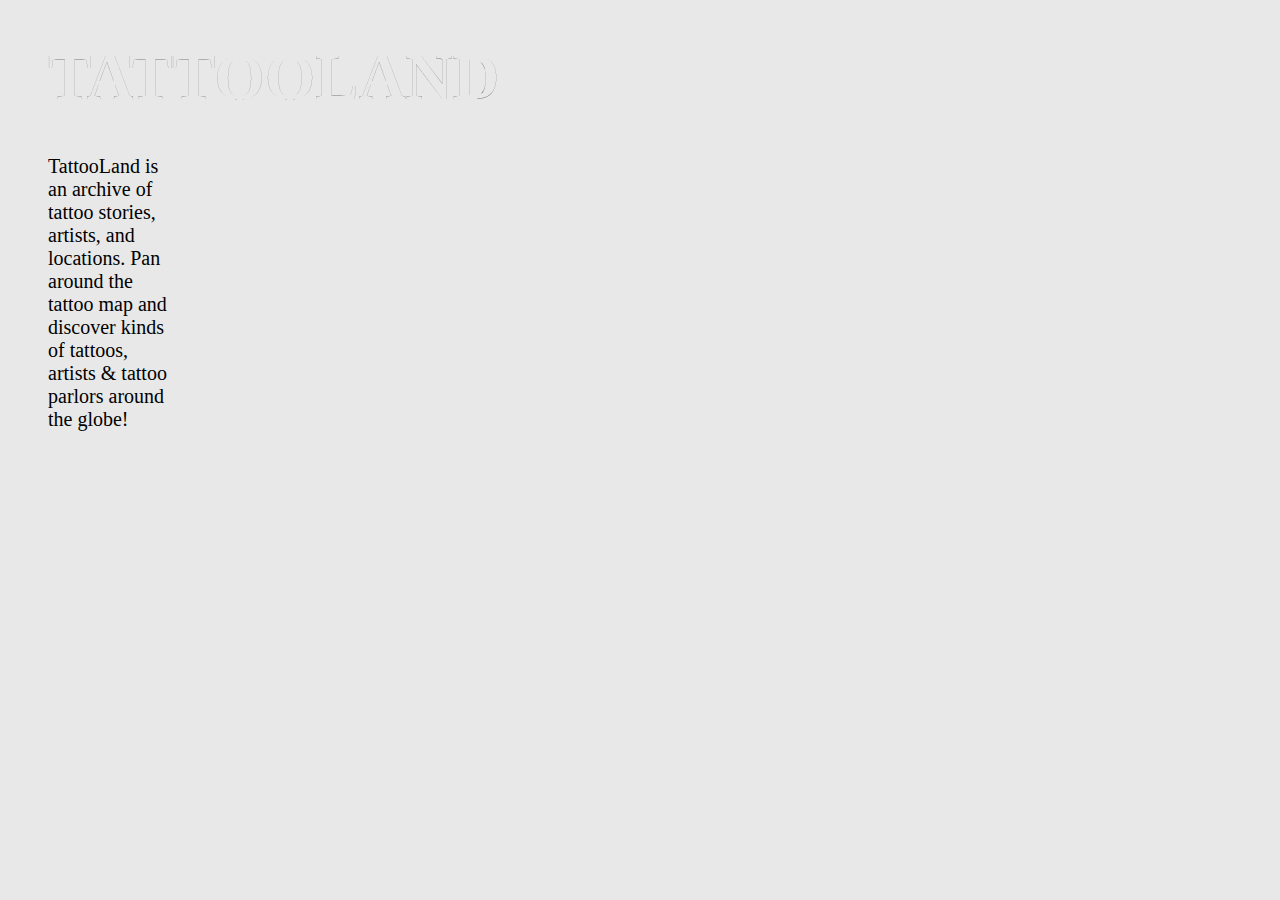
<file: Hyperlink Project/about.html>
<!DOCTYPE html>
<html>
<head>
  <meta charset="utf-8"><!--charset: character encoding capable of encoding all characters on the web  -->
        <meta http-equiv="X-UA-Compatible" content="IE=edge,chrome=1"><!--for browser compatibility: choose rendering engine to view the page in an correct view (for old ver. IE)  -->
        <title>TattooLand</title>
        <meta name="description" content="">
        <meta name="viewport" content="width=device-width"><!--the browser will (probably) render the width of the page at the width of its own screen -->
<body>
  <p>
  <h1><a href="index.html">TATTOOLAND</a></h1>
  </p>
<p>TattooLand is an archive of tattoo stories, artists, and locations. Pan around the tattoo map and discover kinds of tattoos, artists & tattoo parlors around the globe! </p>

</body>
<style type="text/css">
img{
  padding: 40px;
}
  h1{
    font-family: standard graf,fantasy;
    font-size: 65px;
    color: #e8e8e8;
    -webkit-text-stroke: 0.1px black;
    margin: 40px;
  }
  a:link {
    color: #e8e8e8;
    -webkit-text-stroke: 0.1px black;
    text-decoration: none;
  }
  a:visited {
    color: #e8e8e8;
    -webkit-text-stroke: 0.1px black;
  }
  a:hover{
    color: #e8e8e8;
    -webkit-text-stroke: 0.1px black;
  }
  a:active{
    color:#e8e8e8;
    -webkit-text-stroke: 0.1px black;
  }
  body{
    background-color: #e8e8e8;
  }
  p{
    font-family: IBM Plex Mono; monospace;
    font-size: 20px;
    margin: 40px;
    margin-right: 1100px;
  }
  }
</style>
</head>
</html>
</file>
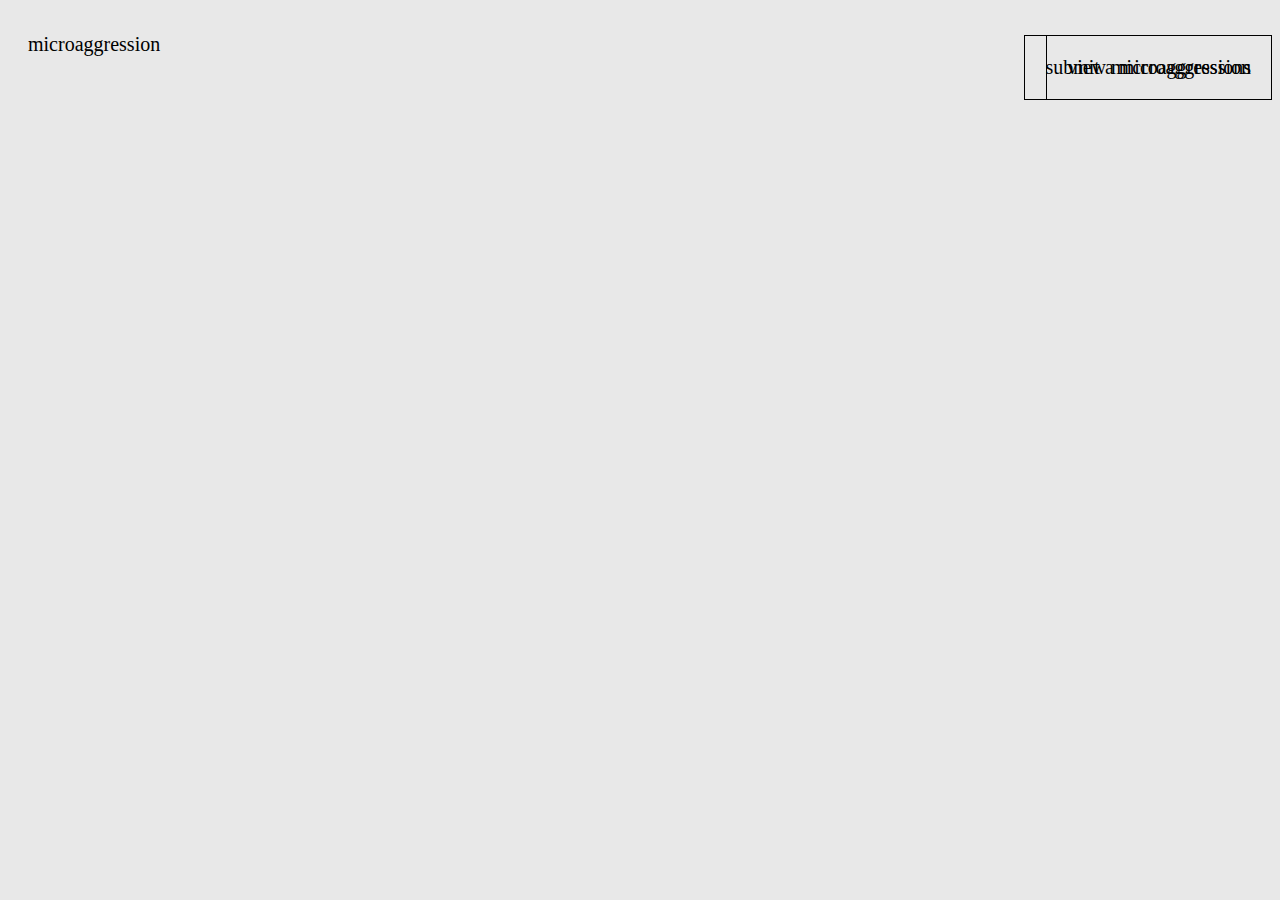
<file: Input-Output/submit.html>
<!DOCTYPE html>
<html>
<head>
  <meta charset="utf-8"><!--charset: character encoding capable of encoding all characters on the web  -->
        <meta http-equiv="X-UA-Compatible" content="IE=edge,chrome=1"><!--for browser compatibility: choose rendering engine to view the page in an correct view (for old ver. IE)  -->
        <title> microaggressions</title><!--declaring the title, or name, of the HTML document. displayed in the browser's title bar-->
        <meta name="description" content=""><!--keywords/snippet for search engines-->
        <meta name="viewport" content="width=device-width"><!--the browser will (probably) render the width of the page at the width of its own screen -->
        <link href="submit.css" type="text/css" rel="stylesheet">

        <h1><a href="index.html" target="_self">microaggression</a></h1>

        <a href="index.html" class="button1">submit a microaggression</a>
        <a href="view.html" class="button2">view microaggressions</a>

        </head>
        </html>
</file>
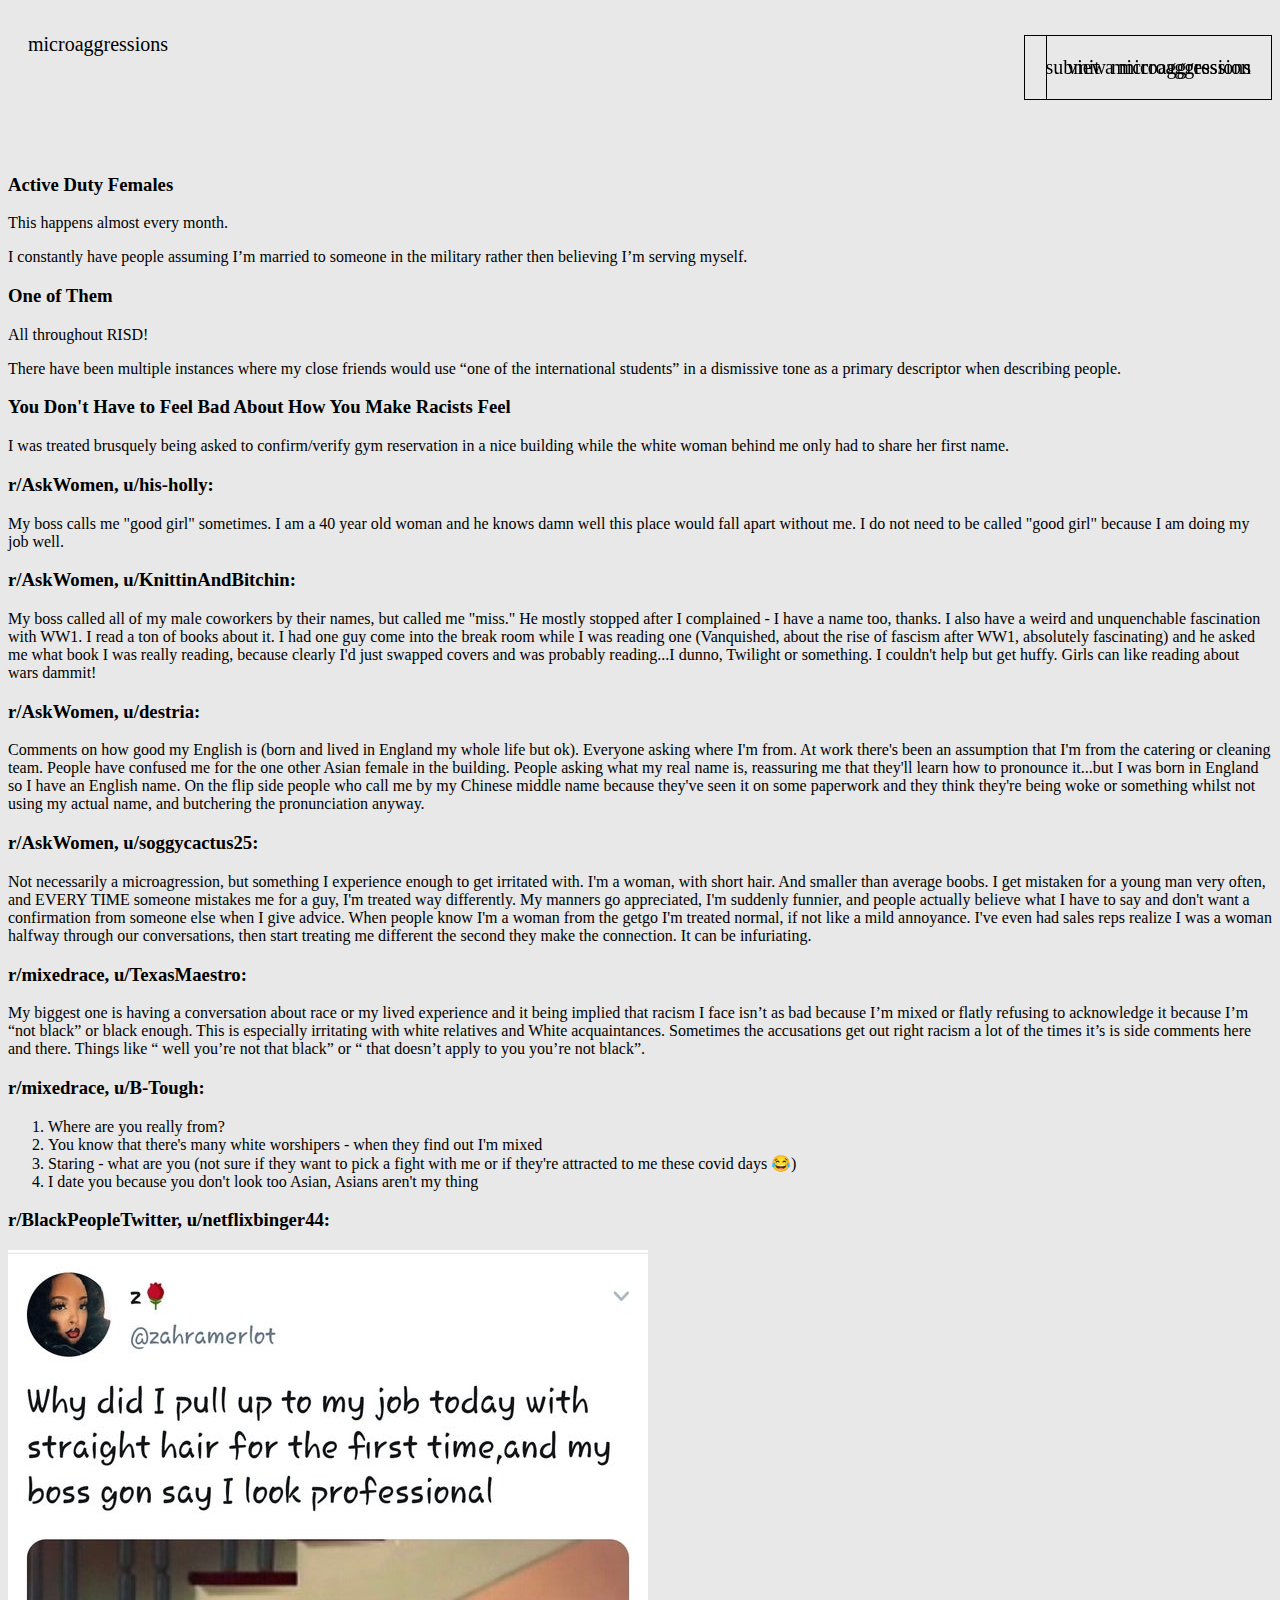
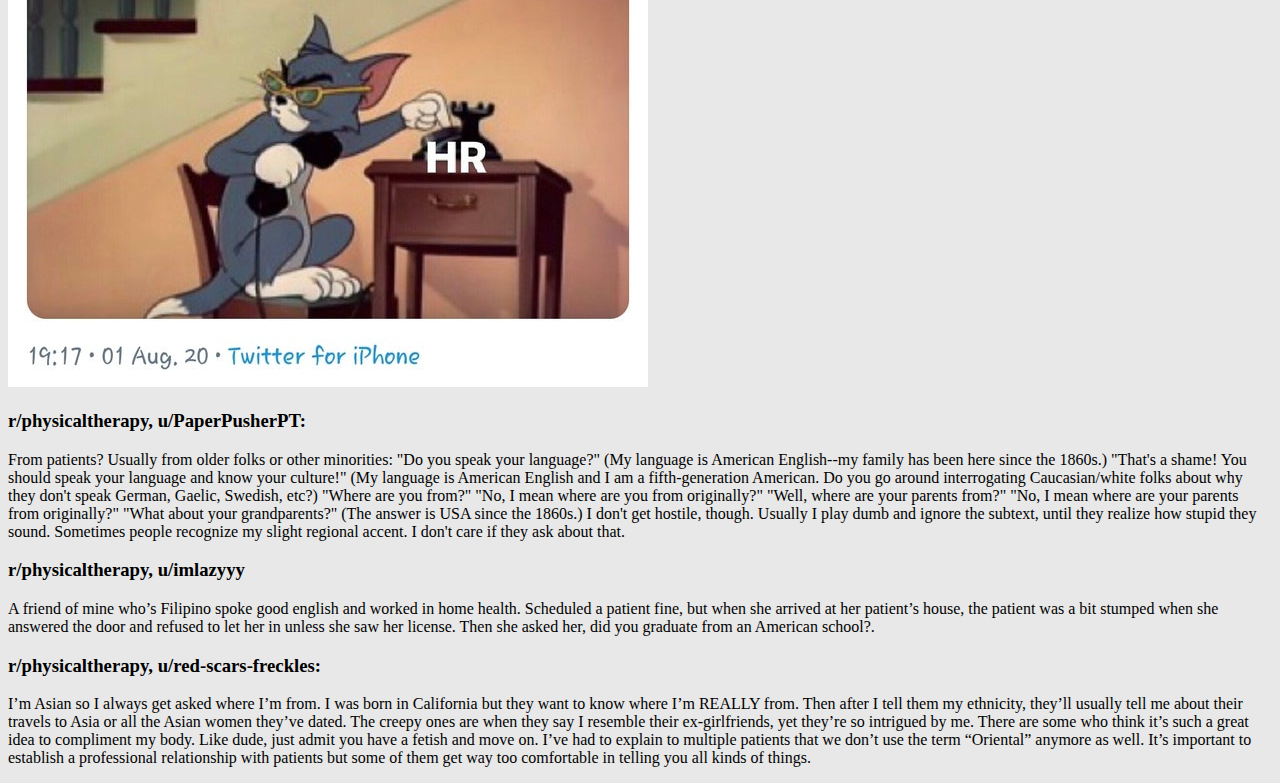
<file: Input-Output/view.html>
<!DOCTYPE html>
<html>
<head>
  <meta charset="utf-8"><!--charset: character encoding capable of encoding all characters on the web  -->
        <meta http-equiv="X-UA-Compatible" content="IE=edge,chrome=1"><!--for browser compatibility: choose rendering engine to view the page in an correct view (for old ver. IE)  -->
        <title> microaggressions</title><!--declaring the title, or name, of the HTML document. displayed in the browser's title bar-->
        <meta name="description" content=""><!--keywords/snippet for search engines-->
        <meta name="viewport" content="width=device-width"><!--the browser will (probably) render the width of the page at the width of its own screen -->
        <link href="view.css" type="text/css" rel="stylesheet">

  <h1><a href="index.html" target="_self">microaggressions</a></h1>

  <a href="index.html" class="button1">submit a microaggression</a>
  <a href="view.html" class="button2">view microaggressions</a>
<form>
  <div class="row">
  <!-- <div class="column">
    <div class="inputcard">
      <p>*All submissions are anonymous*</p>

      <label for="title"><b>Title</b></label>
      <input type="text" placeholder="Name your submission" name="title" id="title" required><br>

      <label for="date"><b>Year</b></label>
      <input type="text" placeholder="When did you experience this?" name="date" id="date" required><br>

      <label for="submission"><b>Share Your Experience</b></label><br>
      <input type="text" placeholder="Write about your experience…" name="submission" id="submission" required>
      <button type="submit" class="registerbtn" a href="view.html">Submit</button>
    </form></div>
    </div> -->


  <div class="column">
    <div class="card">
      <h3>Active Duty Females</h3>
    <p>This happens almost every month.</p>
    <p>I constantly have people assuming I’m married to someone in the military rather then believing I’m serving myself.</p>
  </div>
  </div>

  <div class="column">
    <div class="card">
      <h3>One of Them</h3>
    <p>All throughout RISD!</p>
    <p>There have been multiple instances where my close friends would use “one of the international students” in a dismissive tone as a primary descriptor when describing people.</p></div>
  </div>

  <div class="column">
    <div class="card">
      <h3>You Don't Have to Feel Bad About How You Make Racists Feel</h3>
      <p>I was treated brusquely being asked to confirm/verify gym reservation in a nice building while the white woman behind me only had to share her first name.</p></div>
  </div>

  <div class="column">
    <div class="card">
      <h3>r/AskWomen, u/his-holly:</h3>
      <p>My boss calls me "good girl" sometimes. I am a 40 year old woman and he knows damn well this place would fall apart without me. I do not need to be called "good girl" because I am doing my job well.</p></div>
  </div>

  <div class="column">
      <div class="card">
        <h3> r/AskWomen, u/KnittinAndBitchin:</h3>
        <p>My boss called all of my male coworkers by their names, but called me "miss." He mostly stopped after I complained - I have a name too, thanks.

I also have a weird and unquenchable fascination with WW1. I read a ton of books about it. I had one guy come into the break room while I was reading one (Vanquished, about the rise of fascism after WW1, absolutely fascinating) and he asked me what book I was really reading, because clearly I'd just swapped covers and was probably reading...I dunno, Twilight or something. I couldn't help but get huffy. Girls can like reading about wars dammit!</p></div>
  </div>

  <div class="column">
    <div class="card">
      <h3>r/AskWomen, u/destria:</h3>
      <p> Comments on how good my English is (born and lived in England my whole life but ok). Everyone asking where I'm from. At work there's been an assumption that I'm from the catering or cleaning team. People have confused me for the one other Asian female in the building. People asking what my real name is, reassuring me that they'll learn how to pronounce it...but I was born in England so I have an English name. On the flip side people who call me by my Chinese middle name because they've seen it on some paperwork and they think they're being woke or something whilst not using my actual name, and butchering the pronunciation anyway.</p></div>
  </div>

  <div class="column">
    <div class="card">
      <h3>r/AskWomen, u/soggycactus25:</h3>
    <p>Not necessarily a microagression, but something I experience enough to get irritated with. I'm a woman, with short hair. And smaller than average boobs. I get mistaken for a young man very often, and EVERY TIME someone mistakes me for a guy, I'm treated way differently. My manners go appreciated, I'm suddenly funnier, and people actually believe what I have to say and don't want a confirmation from someone else when I give advice.

When people know I'm a woman from the getgo I'm treated normal, if not like a mild annoyance. I've even had sales reps realize I was a woman halfway through our conversations, then start treating me different the second they make the connection. It can be infuriating.</p></div>
  </div>

  <div class="column">
    <div class="card">
      <h3>r/mixedrace, u/TexasMaestro:</h3>
      <p>My biggest one is having a conversation about race or my lived experience and it being implied that racism I face isn’t as bad because I’m mixed or flatly refusing to acknowledge it because I’m “not black” or black enough. This is especially irritating with white relatives and White acquaintances. Sometimes the accusations get out right racism a lot of the times it’s is side comments here and there. Things like “ well you’re not that black” or “ that doesn’t apply to you you’re not black”.</p></div>
  </div>

  <div class="column">
    <div class="card">
      <h3>r/mixedrace, u/B-Tough:</h3>
      <ol><li>Where are you really from?
      <li>You know that there's many white worshipers - when they find out I'm mixed
      <li>Staring - what are you (not sure if they want to pick a fight with me or if they're attracted to me these covid days 😂)
      <li>I date you because you don't look too Asian, Asians aren't my thing
      </ol>
    </div>
  </div>

  <div class="column">
    <div class="card">
      <h3>r/BlackPeopleTwitter, u/netflixbinger44:</h3>
      <img src="od92xirdtoe51.jpg" alt="Meme about microaggressions">
  </div>
  </div>

  <div class="column">
    <div class="card">
      <h3>r/physicaltherapy, u/PaperPusherPT:</h3>
  <p>From patients? Usually from older folks or other minorities:

"Do you speak your language?" (My language is American English--my family has been here since the 1860s.)

"That's a shame! You should speak your language and know your culture!" (My language is American English and I am a fifth-generation American. Do you go around interrogating Caucasian/white folks about why they don't speak German, Gaelic, Swedish, etc?)

"Where are you from?" "No, I mean where are you from originally?" "Well, where are your parents from?" "No, I mean where are your parents from originally?" "What about your grandparents?" (The answer is USA since the 1860s.)

I don't get hostile, though. Usually I play dumb and ignore the subtext, until they realize how stupid they sound. Sometimes people recognize my slight regional accent. I don't care if they ask about that.</p></div>
  </div>

  <div class="column">
    <div class="card">
      <h3>r/physicaltherapy, u/imlazyyy</h3>
      <p>A friend of mine who’s Filipino spoke good english and worked in home health. Scheduled a patient fine, but when she arrived at her patient’s house, the patient was a bit stumped when she answered the door and refused to let her in unless she saw her license. Then she asked her, did you graduate from an American school?.</p></div>
  </div>

  <div class="column">
    <div class="card">
      <h3>r/physicaltherapy, u/red-scars-freckles:</h3>
      <p>I’m Asian so I always get asked where I’m from. I was born in California but they want to know where I’m REALLY from. Then after I tell them my ethnicity, they’ll usually tell me about their travels to Asia or all the Asian women they’ve dated. The creepy ones are when they say I resemble their ex-girlfriends, yet they’re so intrigued by me. There are some who think it’s such a great idea to compliment my body. Like dude, just admit you have a fetish and move on.

I’ve had to explain to multiple patients that we don’t use the term “Oriental” anymore as well.

It’s important to establish a professional relationship with patients but some of them get way too comfortable in telling you all kinds of things.</p></div>
  </div>


  </div>

</div>


</head>
</html>
</file>
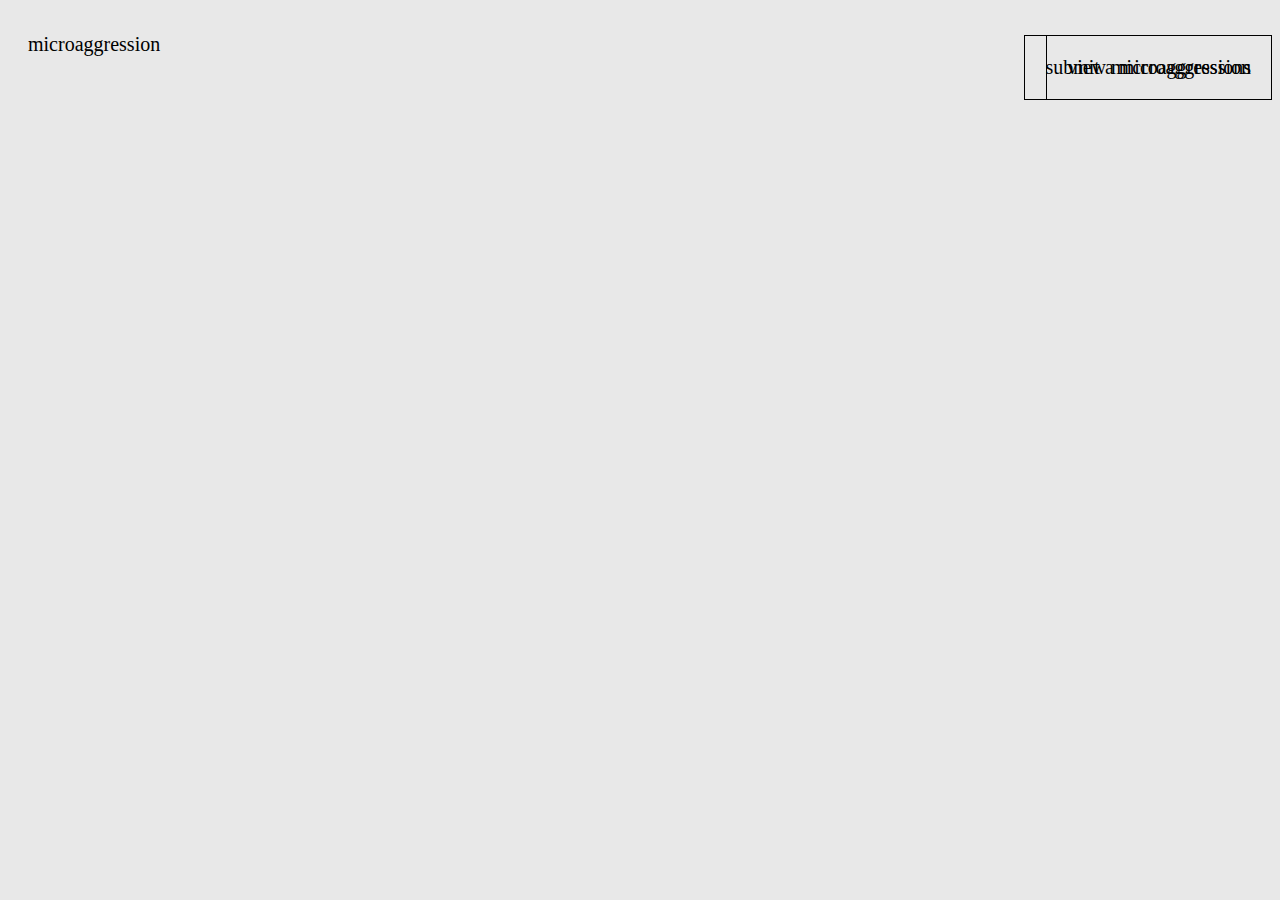
<file: Input:Output/view.html>
<!DOCTYPE html>
<html>
<head>
  <meta charset="utf-8"><!--charset: character encoding capable of encoding all characters on the web  -->
        <meta http-equiv="X-UA-Compatible" content="IE=edge,chrome=1"><!--for browser compatibility: choose rendering engine to view the page in an correct view (for old ver. IE)  -->
        <title> microaggressions</title><!--declaring the title, or name, of the HTML document. displayed in the browser's title bar-->
        <meta name="description" content=""><!--keywords/snippet for search engines-->
        <meta name="viewport" content="width=device-width"><!--the browser will (probably) render the width of the page at the width of its own screen -->
        <link href="view.css" type="text/css" rel="stylesheet">

  <h1><a href="index.html" target="_self">microaggression</a></h1>

  <a href="submit.html" class="button1">submit a microaggression</a>
  <a href="view.html" class="button2">view microaggressions</a>

</head>
</html>
</file>
<file: final landing page/final.css>
body{
  background-color: ghostwhite;
  margin: 30px 30px 0px 30px;
}


h1{
  font-family: IBM Plex Mono;
  font-weight: normal;
  line-height: 40px;
}
h2{
  font-family: IBM Plex Mono;
  font-weight: normal;
}

h3{
  font-family: IBM Plex Mono;
}
a{
  font-family: IBM Plex Mono;
  font-weight: normal;
  font-style: italic;
  font-size: 30px;
  text-decoration: none;
  color: limegreen;
}
</file>
<file: Input-Output/inputoutput.css>
body{
  background-color: #e8e8e8;
}
h1{
  font-family: Atlas Grotesk;
  font-weight: normal;
  font-size: 20px;
  padding: 20px;
}
p{
  font-family: Atlas Grotesk;
  font-weight: normal;
  font-size: 15px;
  padding: 20px;
}
b{
  font-family: Atlas Grotesk;
  font-weight: normal;
  font-size: 15px;
  padding: 20px;
}
a.button1 {
    -webkit-appearance: button;
    -moz-appearance: button;
    appearance: button;


    font-family: Atlas Grotesk;
    font-weight: normal;
    font-size: 20px;
    padding: 20px;
    text-decoration: none;
    color: initial;
    position: sticky;
    left: 1100px;
    bottom: 800px;
    border-style: solid;
    border-width: thin;
}
a.button2{
  -webkit-appearance: button;
  -moz-appearance: button;
  appearance: button;


  font-family: Atlas Grotesk;
  font-weight: normal;
  font-size: 20px;
  padding: 20px;
  text-decoration: none;
  color: initial;
  position: sticky;
  left: 1400px;
  bottom: 800px;
  border-style: solid;
  border-width: thin;
}
.container {
  padding: 16px;
  margin-left: 500px;
  margin-right: 500px;
  border: solid black 1px;
}
input[type=text], input[type=date] {
  width: 90%;
  padding: 15px;
  margin: 5px 0 30px 0;
  display: inline-block;
  border: solid 1px;
  background: #e8e8e8;
}
input[type=text]:focus, input[type=submission]:focus {
  background-color: #e8e8e8;
  outline: inherit;
}
.registerbtn {
  background-color: #000000;
  font-family: Larish Neue;
  font-size: 30px;
  color: #e8e8e8;
  padding: 16px 20px;
  margin: 8px 0;
  border: none;
  cursor: pointer;
  width: 100%;
  opacity: 1;
}
.registerbtn:hover {
  background-color: #FFB800;
}
.signin {
  background-color: #e8e8e8;
  text-align: center;
}
</file>
<file: Input:Output/inputoutput.css>
body{
  background-color: #e8e8e8;
}
h1{
  font-family: Atlas Grotesk;
  font-weight: normal;
  font-size: 20px;
  padding: 20px;
}
p{
  font-family: Atlas Grotesk;
  font-weight: normal;
  font-size: 15px;
  padding: 20px;
}
b{
  font-family: Atlas Grotesk;
  font-weight: normal;
  font-size: 15px;
  padding: 20px;
}
a.button1 {
    -webkit-appearance: button;
    -moz-appearance: button;
    appearance: button;


    font-family: Atlas Grotesk;
    font-weight: normal;
    font-size: 20px;
    padding: 20px;
    text-decoration: none;
    color: initial;
    position: sticky;
    left: 1100px;
    bottom: 800px;
    border-style: solid;
    border-width: thin;
}
a.button2{
  -webkit-appearance: button;
  -moz-appearance: button;
  appearance: button;


  font-family: Atlas Grotesk;
  font-weight: normal;
  font-size: 20px;
  padding: 20px;
  text-decoration: none;
  color: initial;
  position: sticky;
  left: 1400px;
  bottom: 800px;
  border-style: solid;
  border-width: thin;
}
.container {
  padding: 16px;
  margin-left: 500px;
  margin-right: 500px;
  border: solid black 1px;
}
input[type=text], input[type=date] {
  width: 90%;
  padding: 15px;
  margin: 5px 0 30px 0;
  display: inline-block;
  border: solid 1px;
  background: #e8e8e8;
}
input[type=text]:focus, input[type=submission]:focus {
  background-color: #e8e8e8;
  outline: inherit;
}
.registerbtn {
  background-color: #000000;
  font-family: Larish Neue;
  font-size: 30px;
  color: #e8e8e8;
  padding: 16px 20px;
  margin: 8px 0;
  border: none;
  cursor: pointer;
  width: 100%;
  opacity: 1;
}
.registerbtn:hover {
  background-color: #FFB800;
}
.signin {
  background-color: #e8e8e8;
  text-align: center;
}
</file>
<file: 2-carldair/carldair.css>
body{
  margin: 50px;
  margin-right: 300px;
  margin-top: 20px;
  padding: 50px;
  padding-right: 300px;
}
h1{
  font-size: 40px;
}
h4{
  font-size: 20px;
}
body{
  background-color: aliceblue;
}
</file>
<file: Input-Output/submit.css>
body{
  background-color: #e8e8e8;
}
h1{
  font-family: Atlas Grotesk;
  font-weight: normal;
  font-size: 20px;
  padding: 20px;
}
a:link{
  color: black;
  text-decoration: none;
}
a:active{
  color: black;
}
a:visited{
  color: black;
}
a.button1 {
    -webkit-appearance: button;
    -moz-appearance: button;
    appearance: button;


    font-family: Atlas Grotesk;
    font-weight: normal;
    font-size: 20px;
    padding: 20px;
    text-decoration: none;
    color: initial;
    position: sticky;
    left: 1100px;
    bottom: 800px;
    border-style: solid;
    border-width: thin;
}
a.button2{
  -webkit-appearance: button;
  -moz-appearance: button;
  appearance: button;


  font-family: Atlas Grotesk;
  font-weight: normal;
  font-size: 20px;
  padding: 20px;
  text-decoration: none;
  color: initial;
  position: sticky;
  left: 1400px;
  bottom: 800px;
  border-style: solid;
  border-width: thin;
}
</file>
<file: Input-Output/view.css>
body{
  background-color: #e8e8e8;
}
h1{
  font-family: Atlas Grotesk;
  font-weight: normal;
  font-size: 20px;
  padding: 20px;
}
a:link{
  color: black;
  text-decoration: none;
}
a:active{
  color: black;
}
a:visited{
  color: black;
}
a.button1 {
    -webkit-appearance: button;
    -moz-appearance: button;
    appearance: button;


    font-family: Atlas Grotesk;
    font-weight: normal;
    font-size: 20px;
    padding: 20px;
    text-decoration: none;
    color: initial;
    position: sticky;
    left: 1100px;
    bottom: 800px;
    border-style: solid;
    border-width: thin;
}
a.button2{
  -webkit-appearance: button;
  -moz-appearance: button;
  appearance: button;


  font-family: Atlas Grotesk;
  font-weight: normal;
  font-size: 20px;
  padding: 20px;
  text-decoration: none;
  color: initial;
  position: sticky;
  left: 1400px;
  bottom: 800px;
  border-style: solid;
  border-width: thin;
}
</file>
<file: Input:Output/view.css>
body{
  background-color: #e8e8e8;
}
h1{
  font-family: Atlas Grotesk;
  font-weight: normal;
  font-size: 20px;
  padding: 20px;
}
a:link{
  color: black;
  text-decoration: none;
}
a:active{
  color: black;
}
a:visited{
  color: black;
}
a.button1 {
    -webkit-appearance: button;
    -moz-appearance: button;
    appearance: button;


    font-family: Atlas Grotesk;
    font-weight: normal;
    font-size: 20px;
    padding: 20px;
    text-decoration: none;
    color: initial;
    position: sticky;
    left: 1100px;
    bottom: 800px;
    border-style: solid;
    border-width: thin;
}
a.button2{
  -webkit-appearance: button;
  -moz-appearance: button;
  appearance: button;


  font-family: Atlas Grotesk;
  font-weight: normal;
  font-size: 20px;
  padding: 20px;
  text-decoration: none;
  color: initial;
  position: sticky;
  left: 1400px;
  bottom: 800px;
  border-style: solid;
  border-width: thin;
}
</file>
